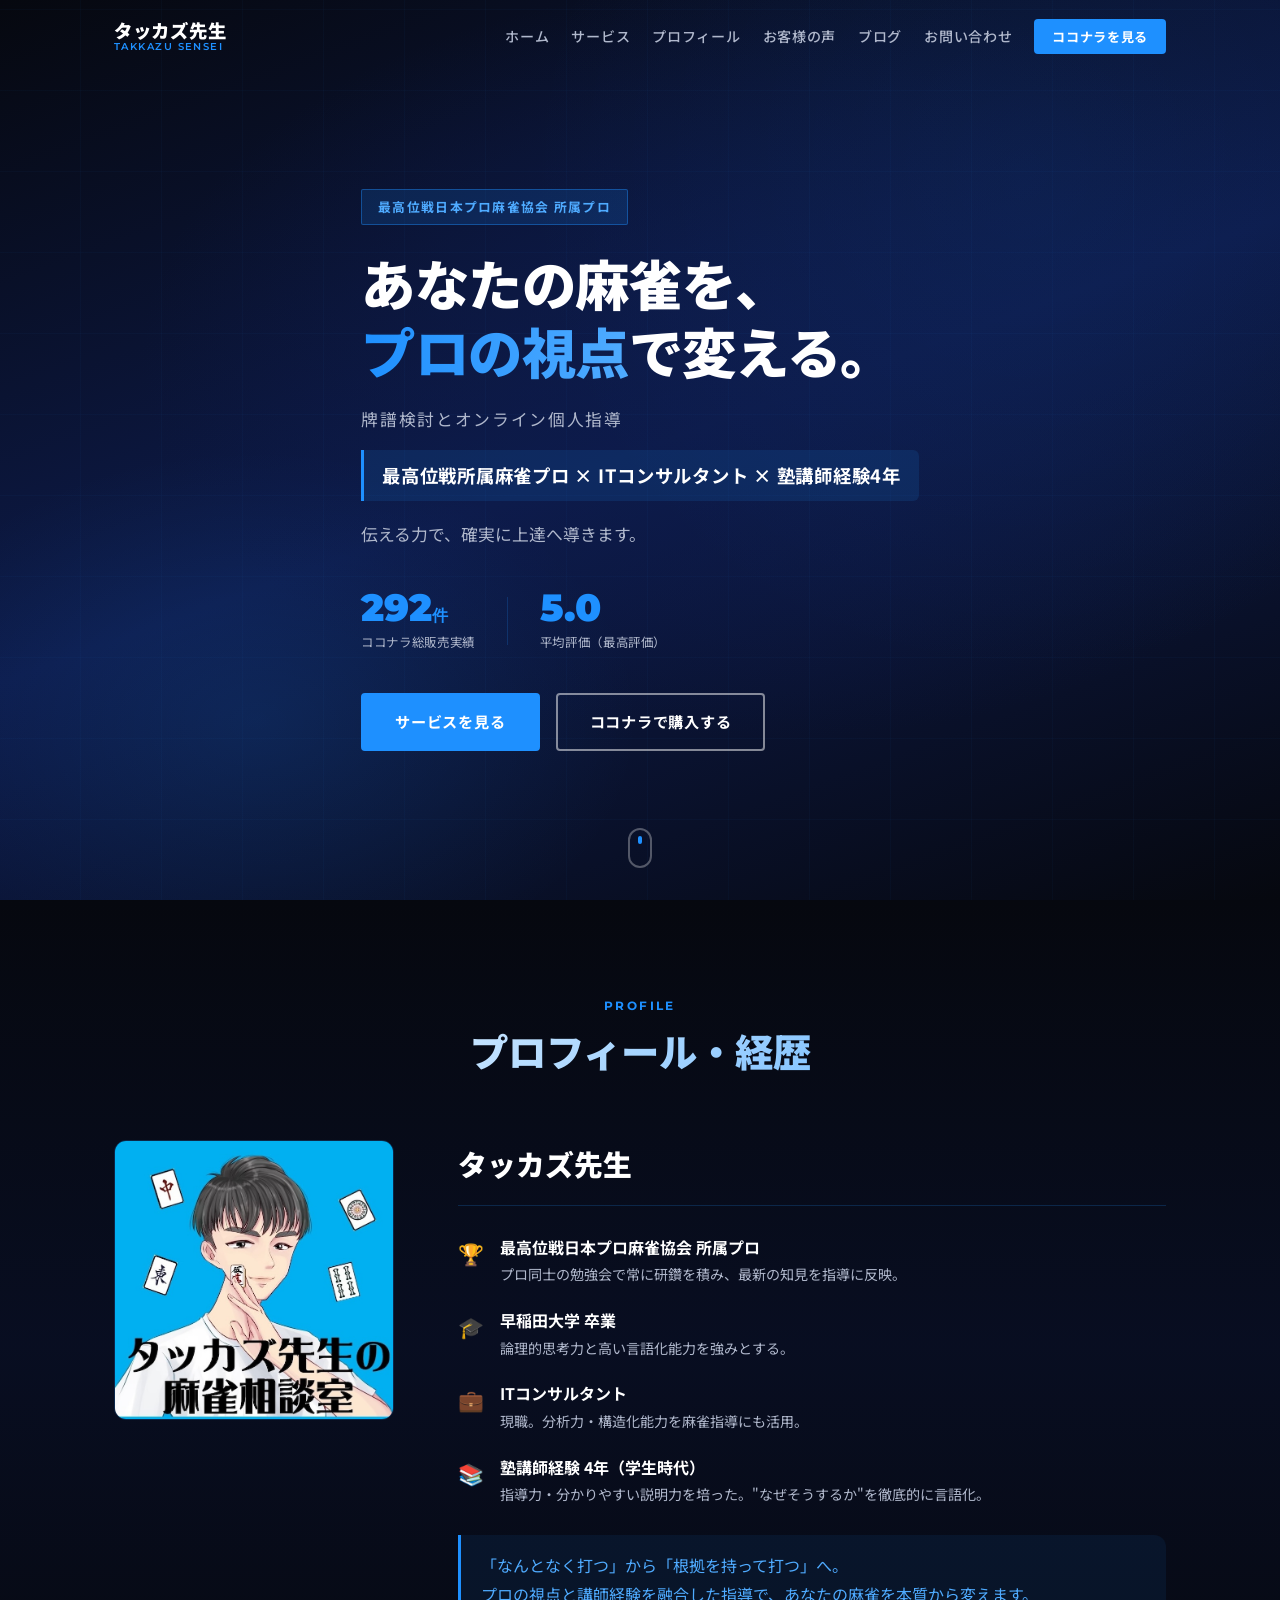
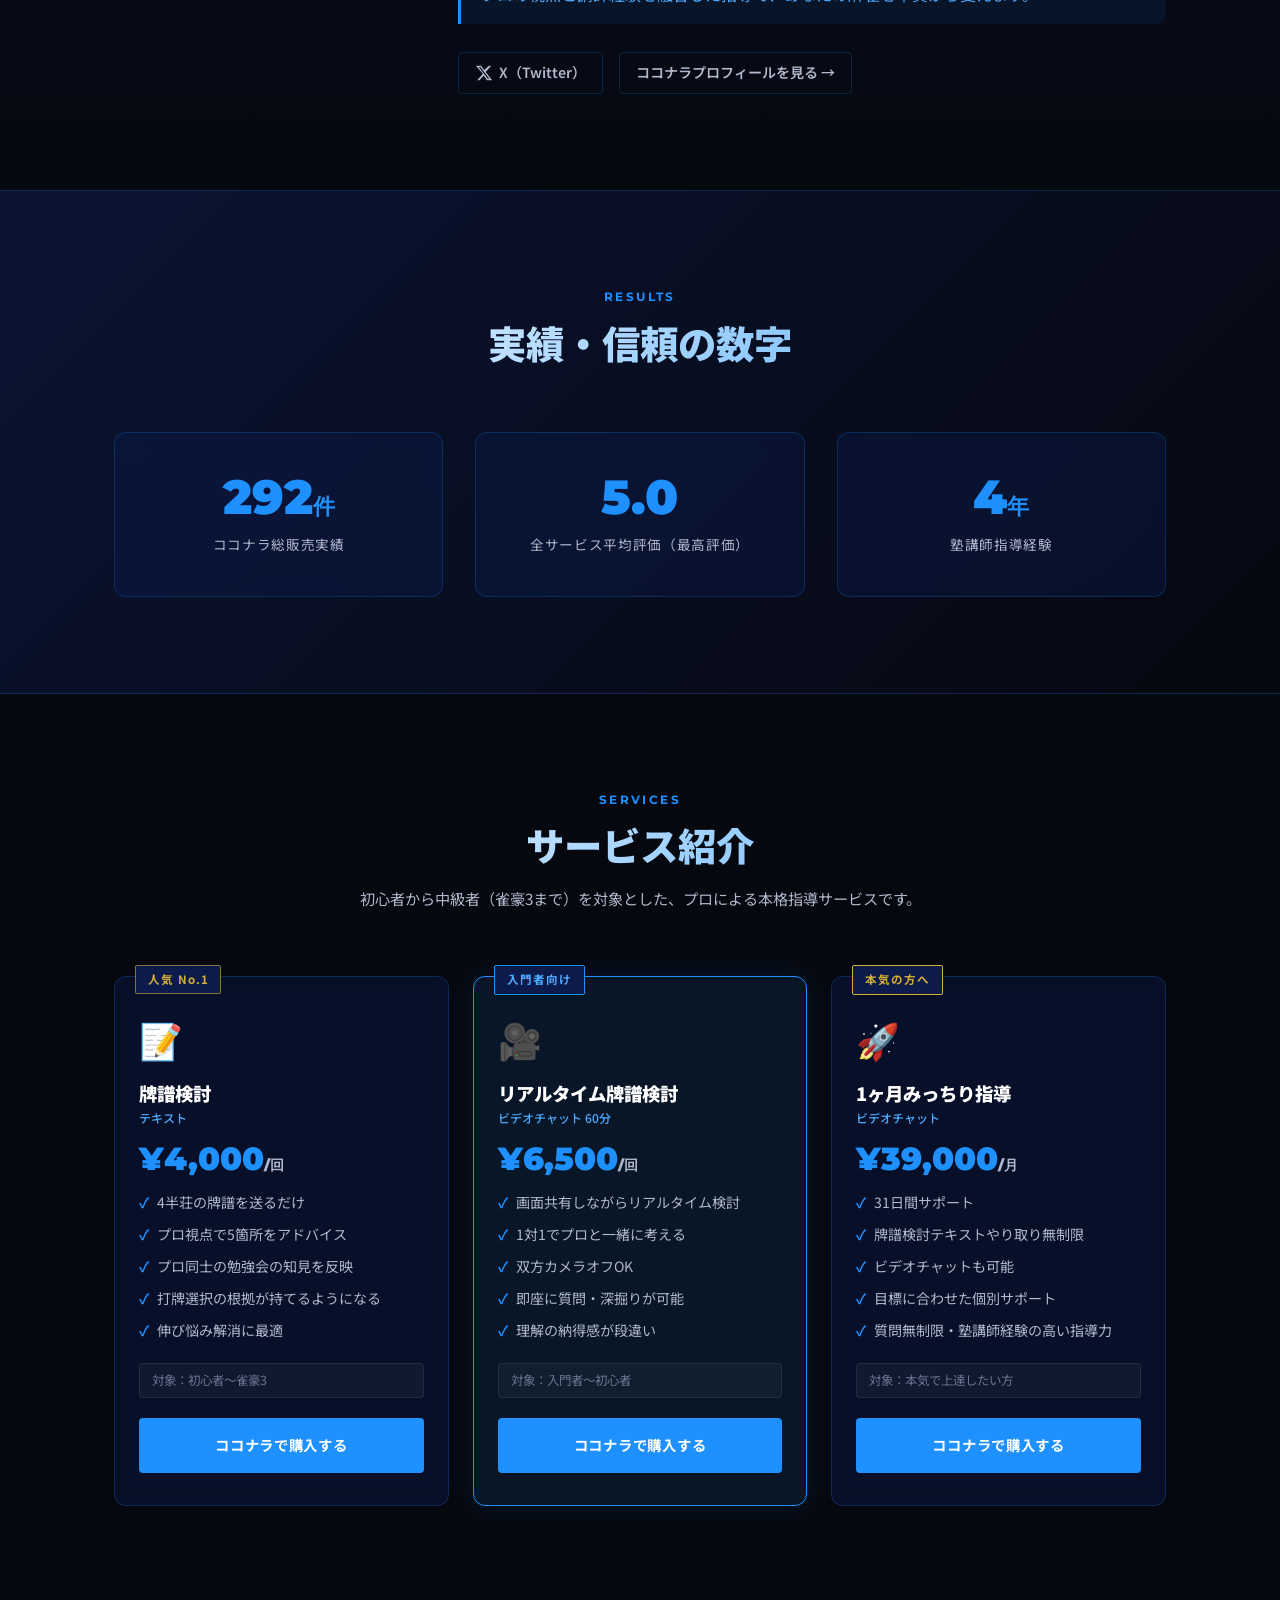
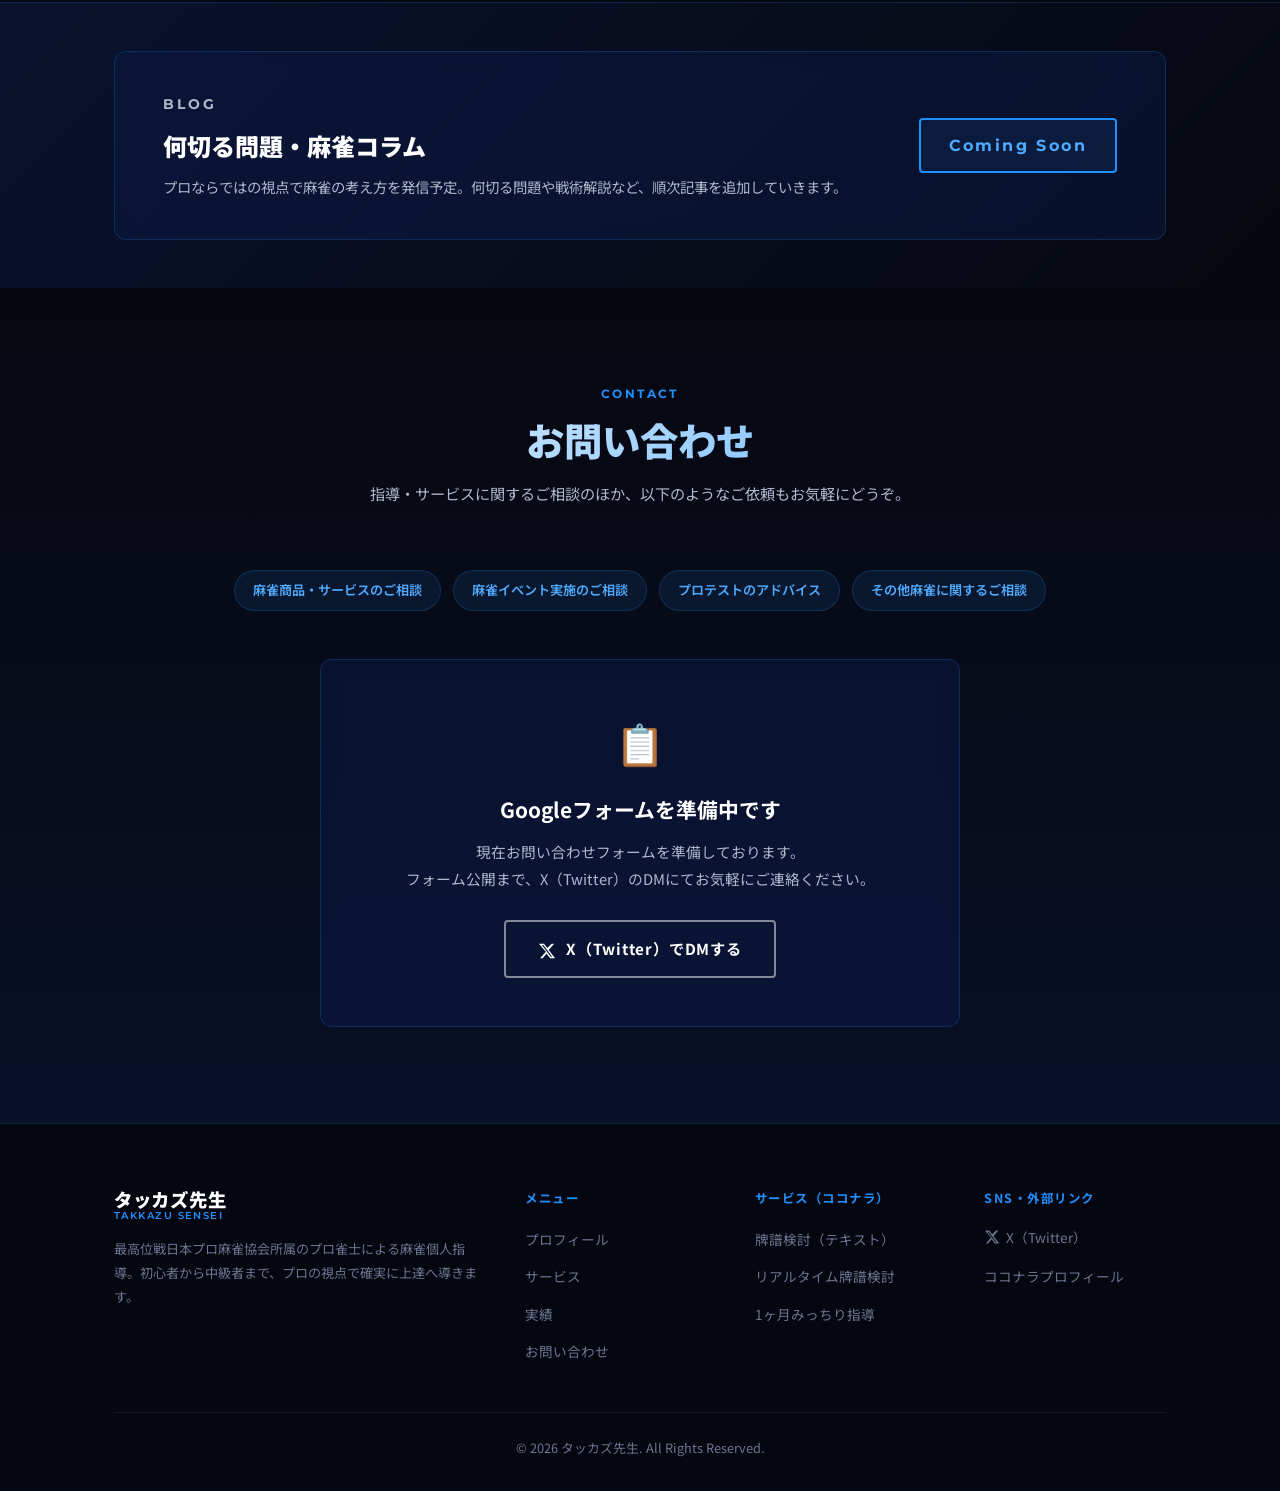
<file: index.html>
<!DOCTYPE html>
<html lang="ja">
<head>
  <meta charset="UTF-8" />
  <meta name="viewport" content="width=device-width, initial-scale=1.0" />
  <title>牌譜検討・麻雀の個人指導｜最高位戦プロ「タッカズ先生」</title>
  <meta name="description" content="最高位戦日本プロ麻雀協会所属のプロ雀士・タッカズ先生による麻雀個人指導。牌譜検討・ビデオチャット指導・みっちり1ヶ月コース。ココナラ総販売280件・平均評価5.0。" />
  <link rel="stylesheet" href="style.css" />
  <link rel="preconnect" href="https://fonts.googleapis.com" />
  <link href="https://fonts.googleapis.com/css2?family=Noto+Sans+JP:wght@300;400;500;700;900&family=Montserrat:wght@400;600;700;900&display=swap" rel="stylesheet" />
  <link rel="canonical" href="https://uesugik1022.github.io/my-website/" />
  <meta property="og:type" content="website" />
  <meta property="og:url" content="https://uesugik1022.github.io/my-website/" />
  <meta property="og:site_name" content="タッカズ先生｜最高位戦プロ麻雀講師" />
  <meta property="og:title" content="タッカズ先生 | 最高位戦プロ麻雀講師" />
  <meta property="og:description" content="最高位戦日本プロ麻雀協会所属のプロ雀士による麻雀個人指導。牌譜検討・リアルタイム添削・1ヶ月みっちり指導。初心者から雀豪3まで。" />
  <meta property="og:image" content="https://uesugik1022.github.io/my-website/profile.jpg" />
  <meta property="og:locale" content="ja_JP" />
  <meta name="twitter:card" content="summary_large_image" />
  <meta name="twitter:site" content="@takkazu_mazyan" />
  <script type="application/ld+json">
  {
    "@context": "https://schema.org",
    "@type": "Person",
    "name": "タッカズ先生",
    "url": "https://uesugik1022.github.io/my-website/",
    "jobTitle": "麻雀プロ・麻雀講師",
    "alumniOf": {
      "@type": "CollegeOrUniversity",
      "name": "早稲田大学"
    },
    "sameAs": [
      "https://twitter.com/takkazu_mazyan",
      "https://coconala.com/users/3330352"
    ],
    "makesOffer": [
      {
        "@type": "Offer",
        "name": "牌譜検討（テキスト）",
        "price": "4000",
        "priceCurrency": "JPY",
        "url": "https://coconala.com/services/2770856"
      },
      {
        "@type": "Offer",
        "name": "リアルタイム牌譜検討（ビデオチャット60分）",
        "price": "6500",
        "priceCurrency": "JPY",
        "url": "https://coconala.com/services/2635453"
      },
      {
        "@type": "Offer",
        "name": "1ヶ月みっちり指導",
        "price": "39000",
        "priceCurrency": "JPY",
        "url": "https://coconala.com/services/2705529"
      }
    ]
  }
  </script>
</head>
<body>

  <!-- HEADER -->
  <header id="header">
    <div class="header-inner container">
      <a href="index.html" class="logo">
        <span class="logo-main">タッカズ先生</span>
        <span class="logo-sub">TAKKAZU SENSEI</span>
      </a>
      <button class="nav-toggle" id="navToggle" aria-label="メニュー">
        <span></span><span></span><span></span>
      </button>
      <nav class="nav" id="nav">
        <ul>
          <li><a href="./">ホーム</a></li>
          <li><a href="services/">サービス</a></li>
          <li><a href="profile/">プロフィール</a></li>
          <li><a href="voice/">お客様の声</a></li>
          <li><a href="blog.html">ブログ</a></li>
          <li><a href="#contact">お問い合わせ</a></li>
          <li><a href="https://coconala.com/users/3330352" target="_blank" rel="noopener" class="btn-nav">ココナラを見る</a></li>
        </ul>
      </nav>
    </div>
  </header>

  <!-- HERO -->
  <section id="hero">
    <div class="hero-bg"></div>
    <div class="hero-content container">
      <p class="hero-badge">最高位戦日本プロ麻雀協会 所属プロ</p>
      <h1 class="hero-title">
        あなたの麻雀を、<br />
        <span class="accent">プロの視点</span>で変える。
      </h1>
      <p class="hero-subtitle">牌譜検討とオンライン個人指導</p>
      <p class="hero-catchcopy">最高位戦所属麻雀プロ × ITコンサルタント × 塾講師経験4年</p>
      <p class="hero-desc">伝える力で、確実に上達へ導きます。</p>
      <div class="hero-stats">
        <div class="stat">
          <span class="stat-num">292<small>件</small></span>
          <span class="stat-label">ココナラ総販売実績</span>
        </div>
        <div class="stat-divider"></div>
        <div class="stat">
          <span class="stat-num">5.0</span>
          <span class="stat-label">平均評価（最高評価）</span>
        </div>
      </div>
      <div class="hero-actions">
        <a href="#services" class="btn btn-primary">サービスを見る</a>
        <a href="https://coconala.com/users/3330352" target="_blank" rel="noopener" class="btn btn-outline">ココナラで購入する</a>
      </div>
    </div>
    <div class="hero-scroll">
      <span></span>
    </div>
  </section>

  <!-- ABOUT -->
  <section id="about">
    <div class="container">
      <div class="section-header">
        <p class="section-label">PROFILE</p>
        <h2 class="section-title">プロフィール・経歴</h2>
      </div>
      <div class="about-grid">
        <div class="about-image">
          <img src="profile.jpg" alt="タッカズ先生" class="about-photo" />
        </div>
        <div class="about-text">
          <h3 class="about-name">タッカズ先生</h3>
          <ul class="career-list">
            <li>
              <span class="career-icon">🏆</span>
              <div>
                <strong>最高位戦日本プロ麻雀協会 所属プロ</strong>
                <p>プロ同士の勉強会で常に研鑽を積み、最新の知見を指導に反映。</p>
              </div>
            </li>
            <li>
              <span class="career-icon">🎓</span>
              <div>
                <strong>早稲田大学 卒業</strong>
                <p>論理的思考力と高い言語化能力を強みとする。</p>
              </div>
            </li>
            <li>
              <span class="career-icon">💼</span>
              <div>
                <strong>ITコンサルタント</strong>
                <p>現職。分析力・構造化能力を麻雀指導にも活用。</p>
              </div>
            </li>
            <li>
              <span class="career-icon">📚</span>
              <div>
                <strong>塾講師経験 4年（学生時代）</strong>
                <p>指導力・分かりやすい説明力を培った。"なぜそうするか"を徹底的に言語化。</p>
              </div>
            </li>
          </ul>
          <p class="about-message">
            「なんとなく打つ」から「根拠を持って打つ」へ。<br />
            プロの視点と講師経験を融合した指導で、あなたの麻雀を本質から変えます。
          </p>
          <div class="about-links">
            <a href="https://twitter.com/takkazu_mazyan" target="_blank" rel="noopener" class="link-sns">
              <svg viewBox="0 0 24 24" width="18" height="18" fill="currentColor"><path d="M18.244 2.25h3.308l-7.227 8.26 8.502 11.24H16.17l-4.714-6.231-5.401 6.231H2.744l7.73-8.835L1.254 2.25H8.08l4.259 5.63L18.244 2.25zm-1.161 17.52h1.833L7.084 4.126H5.117z"/></svg>
              X（Twitter）
            </a>
            <a href="https://coconala.com/users/3330352" target="_blank" rel="noopener" class="link-coconala">
              ココナラプロフィールを見る →
            </a>
          </div>
        </div>
      </div>
    </div>
  </section>

  <!-- RESULTS -->
  <section id="results">
    <div class="container">
      <div class="section-header">
        <p class="section-label">RESULTS</p>
        <h2 class="section-title">実績・信頼の数字</h2>
      </div>
      <div class="results-grid">
        <div class="result-card">
          <span class="result-num">292<small>件</small></span>
          <span class="result-label">ココナラ総販売実績</span>
        </div>
        <div class="result-card">
          <span class="result-num">5.0</span>
          <span class="result-label">全サービス平均評価（最高評価）</span>
        </div>
        <div class="result-card">
          <span class="result-num">4<small>年</small></span>
          <span class="result-label">塾講師指導経験</span>
        </div>
      </div>
    </div>
  </section>

  <!-- SERVICES -->
  <section id="services">
    <div class="container">
      <div class="section-header">
        <p class="section-label">SERVICES</p>
        <h2 class="section-title">サービス紹介</h2>
        <p class="section-desc">初心者から中級者（雀豪3まで）を対象とした、プロによる本格指導サービスです。</p>
      </div>
      <div class="services-grid">

        <!-- Service 1 -->
        <div class="service-card">
          <div class="service-badge">人気 No.1</div>
          <div class="service-icon">📝</div>
          <h3 class="service-name">牌譜検討<span class="service-type">テキスト</span></h3>
          <div class="service-price">¥4,000<small>/回</small></div>
          <ul class="service-features">
            <li>4半荘の牌譜を送るだけ</li>
            <li>プロ視点で5箇所をアドバイス</li>
            <li>プロ同士の勉強会の知見を反映</li>
            <li>打牌選択の根拠が持てるようになる</li>
            <li>伸び悩み解消に最適</li>
          </ul>
          <div class="service-target">対象：初心者〜雀豪3</div>
          <a href="https://coconala.com/services/2770856" target="_blank" rel="noopener" class="btn btn-service">ココナラで購入する</a>
        </div>

        <!-- Service 2 -->
        <div class="service-card service-card--featured">
          <div class="service-badge service-badge--blue">入門者向け</div>
          <div class="service-icon">🎥</div>
          <h3 class="service-name">リアルタイム牌譜検討<span class="service-type">ビデオチャット 60分</span></h3>
          <div class="service-price">¥6,500<small>/回</small></div>
          <ul class="service-features">
            <li>画面共有しながらリアルタイム検討</li>
            <li>1対1でプロと一緒に考える</li>
            <li>双方カメラオフOK</li>
            <li>即座に質問・深掘りが可能</li>
            <li>理解の納得感が段違い</li>
          </ul>
          <div class="service-target">対象：入門者〜初心者</div>
          <a href="https://coconala.com/services/2635453" target="_blank" rel="noopener" class="btn btn-service">ココナラで購入する</a>
        </div>

        <!-- Service 3 -->
        <div class="service-card">
          <div class="service-badge service-badge--gold">本気の方へ</div>
          <div class="service-icon">🚀</div>
          <h3 class="service-name">1ヶ月みっちり指導<span class="service-type">ビデオチャット</span></h3>
          <div class="service-price">¥39,000<small>/月</small></div>
          <ul class="service-features">
            <li>31日間サポート</li>
            <li>牌譜検討テキストやり取り無制限</li>
            <li>ビデオチャットも可能</li>
            <li>目標に合わせた個別サポート</li>
            <li>質問無制限・塾講師経験の高い指導力</li>
          </ul>
          <div class="service-target">対象：本気で上達したい方</div>
          <a href="https://coconala.com/services/2705529" target="_blank" rel="noopener" class="btn btn-service">ココナラで購入する</a>
        </div>

      </div>
    </div>
  </section>

  <!-- BLOG COMING SOON -->
  <section id="blog-link">
    <div class="container">
      <div class="blog-banner">
        <div class="blog-banner-text">
          <p class="section-label">BLOG</p>
          <h2>何切る問題・麻雀コラム</h2>
          <p>プロならではの視点で麻雀の考え方を発信予定。何切る問題や戦術解説など、順次記事を追加していきます。</p>
        </div>
        <div class="coming-soon-badge">Coming Soon</div>
      </div>
    </div>
  </section>

  <!-- CONTACT -->
  <section id="contact">
    <div class="container">
      <div class="section-header">
        <p class="section-label">CONTACT</p>
        <h2 class="section-title">お問い合わせ</h2>
        <p class="section-desc">指導・サービスに関するご相談のほか、以下のようなご依頼もお気軽にどうぞ。</p>
      </div>
      <div class="contact-topics">
        <span>麻雀商品・サービスのご相談</span>
        <span>麻雀イベント実施のご相談</span>
        <span>プロテストのアドバイス</span>
        <span>その他麻雀に関するご相談</span>
      </div>
      <div class="contact-form-area">
        <div class="contact-notice">
          <div class="notice-icon">📋</div>
          <h3>Googleフォームを準備中です</h3>
          <p>現在お問い合わせフォームを準備しております。<br />
          フォーム公開まで、X（Twitter）のDMにてお気軽にご連絡ください。</p>
          <a href="https://twitter.com/takkazu_mazyan" target="_blank" rel="noopener" class="btn btn-outline">
            <svg viewBox="0 0 24 24" width="18" height="18" fill="currentColor" style="margin-right:6px;vertical-align:middle"><path d="M18.244 2.25h3.308l-7.227 8.26 8.502 11.24H16.17l-4.714-6.231-5.401 6.231H2.744l7.73-8.835L1.254 2.25H8.08l4.259 5.63L18.244 2.25zm-1.161 17.52h1.833L7.084 4.126H5.117z"/></svg>
            X（Twitter）でDMする
          </a>
          <!-- Google フォーム埋め込み用プレースホルダー -->
          <!-- <iframe src="YOUR_GOOGLE_FORM_EMBED_URL" width="100%" height="600" frameborder="0">読み込んでいます…</iframe> -->
        </div>
      </div>
    </div>
  </section>

  <!-- FOOTER -->
  <footer id="footer">
    <div class="container">
      <div class="footer-grid">
        <div class="footer-brand">
          <a href="index.html" class="logo">
            <span class="logo-main">タッカズ先生</span>
            <span class="logo-sub">TAKKAZU SENSEI</span>
          </a>
          <p class="footer-desc">最高位戦日本プロ麻雀協会所属のプロ雀士による麻雀個人指導。初心者から中級者まで、プロの視点で確実に上達へ導きます。</p>
        </div>
        <div class="footer-nav">
          <h4>メニュー</h4>
          <ul>
            <li><a href="#about">プロフィール</a></li>
            <li><a href="#services">サービス</a></li>
            <li><a href="#results">実績</a></li>
            <li><a href="#contact">お問い合わせ</a></li>
          </ul>
        </div>
        <div class="footer-nav">
          <h4>サービス（ココナラ）</h4>
          <ul>
            <li><a href="https://coconala.com/services/2770856" target="_blank" rel="noopener">牌譜検討（テキスト）</a></li>
            <li><a href="https://coconala.com/services/2635453" target="_blank" rel="noopener">リアルタイム牌譜検討</a></li>
            <li><a href="https://coconala.com/services/2705529" target="_blank" rel="noopener">1ヶ月みっちり指導</a></li>
          </ul>
        </div>
        <div class="footer-social">
          <h4>SNS・外部リンク</h4>
          <ul>
            <li>
              <a href="https://twitter.com/takkazu_mazyan" target="_blank" rel="noopener">
                <svg viewBox="0 0 24 24" width="16" height="16" fill="currentColor"><path d="M18.244 2.25h3.308l-7.227 8.26 8.502 11.24H16.17l-4.714-6.231-5.401 6.231H2.744l7.73-8.835L1.254 2.25H8.08l4.259 5.63L18.244 2.25zm-1.161 17.52h1.833L7.084 4.126H5.117z"/></svg>
                X（Twitter）
              </a>
            </li>
            <li><a href="https://coconala.com/users/3330352" target="_blank" rel="noopener">ココナラプロフィール</a></li>
          </ul>
        </div>
      </div>
      <div class="footer-bottom">
        <p>&copy; 2026 タッカズ先生. All Rights Reserved.</p>
      </div>
    </div>
  </footer>

  <script src="script.js"></script>
</body>
</html>
</file>
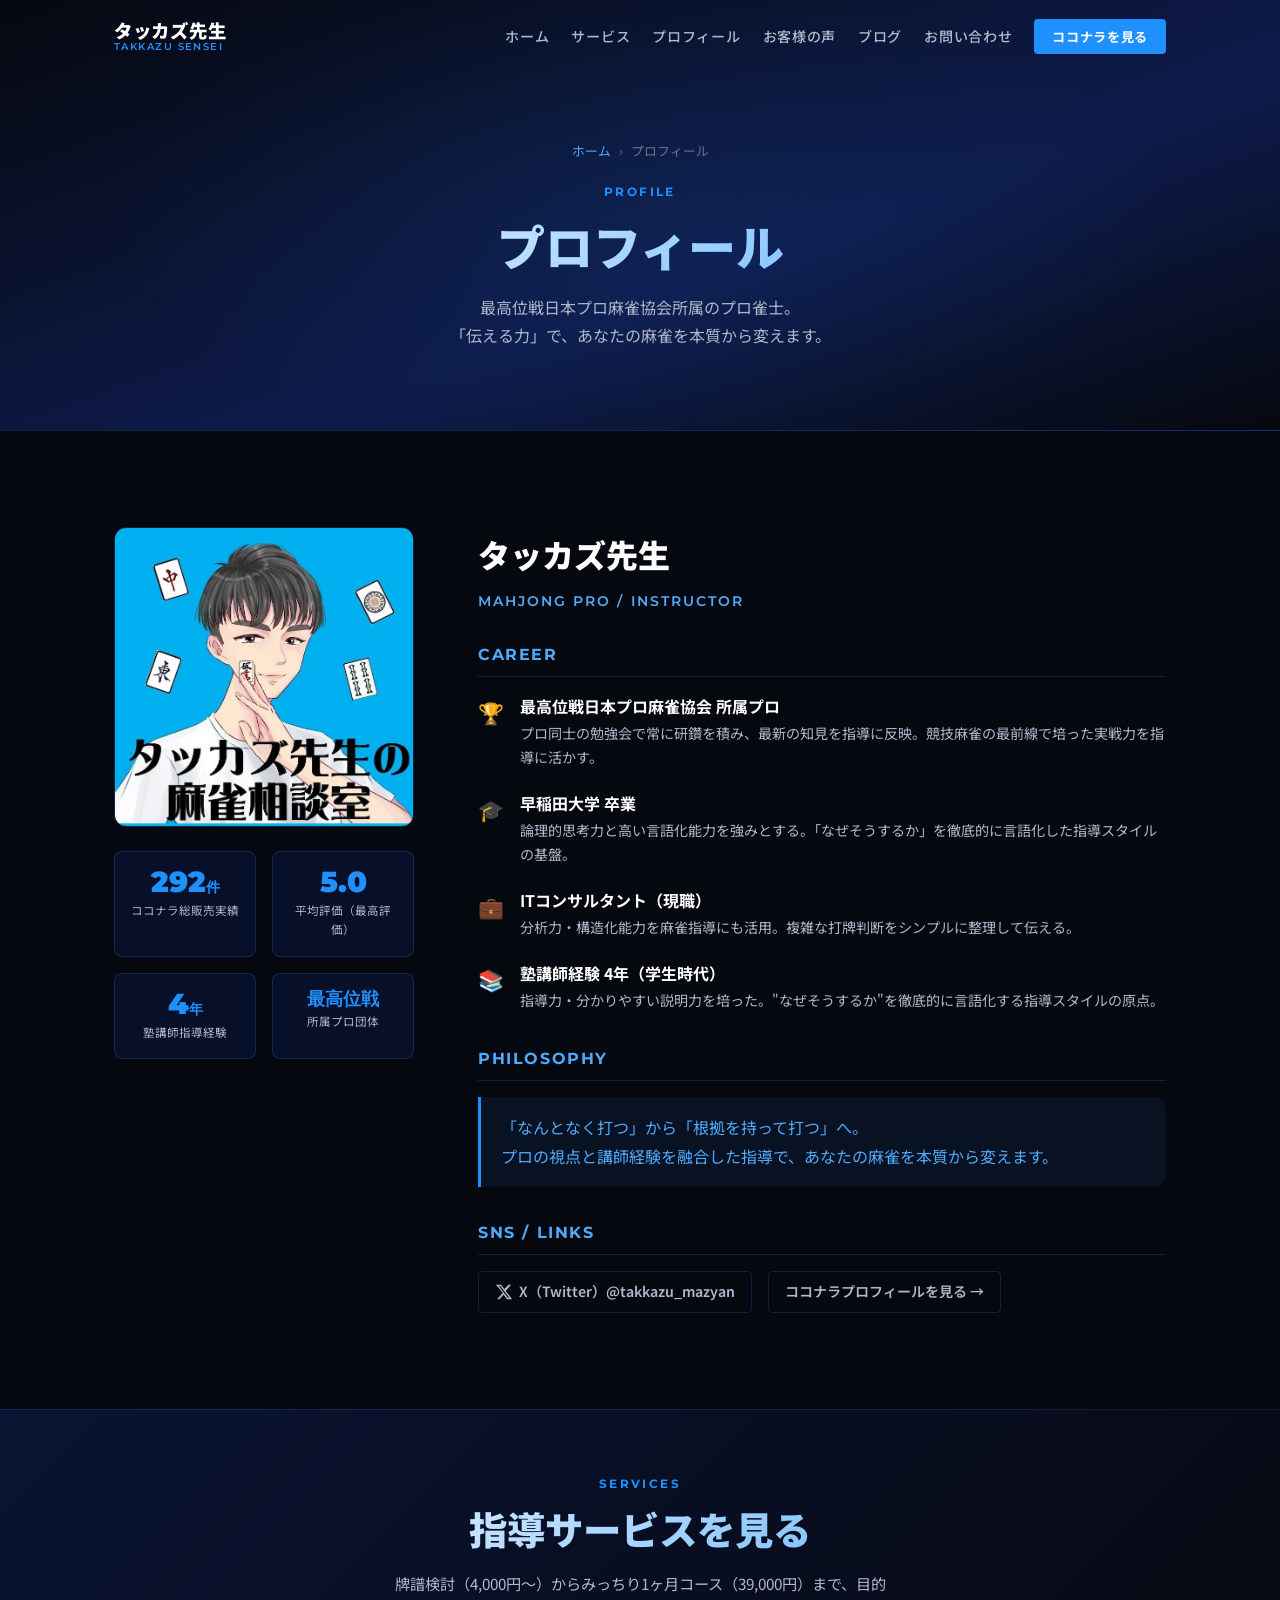
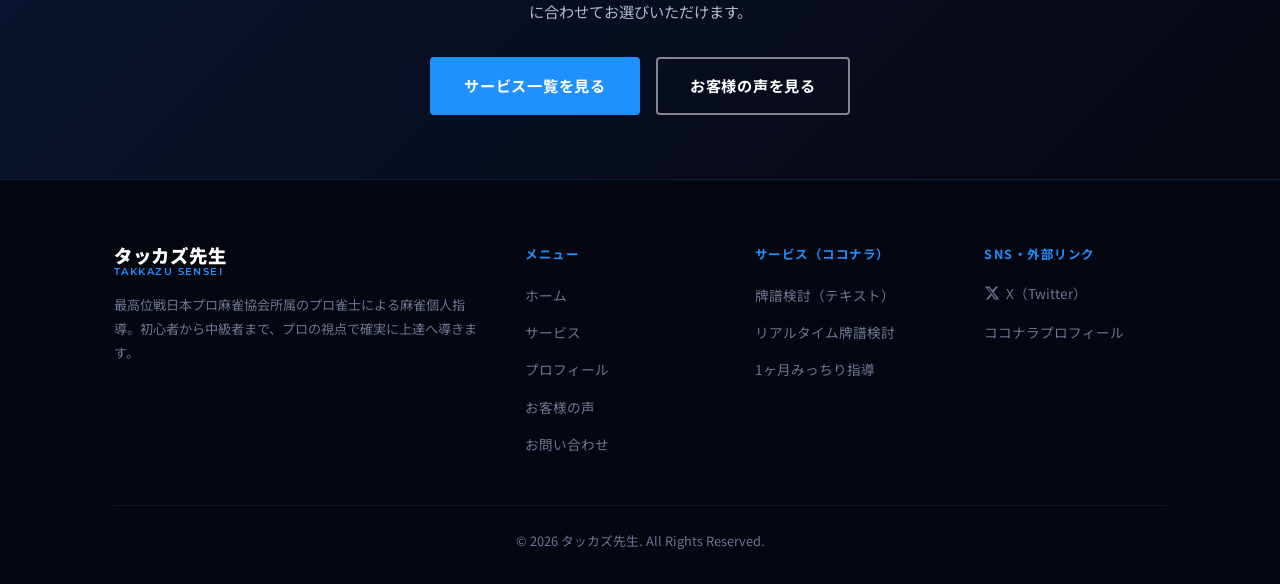
<file: profile/index.html>
<!DOCTYPE html>
<html lang="ja">
<head>
  <meta charset="UTF-8" />
  <meta name="viewport" content="width=device-width, initial-scale=1.0" />
  <title>プロフィール｜最高位戦プロ麻雀講師「タッカズ先生」</title>
  <meta name="description" content="最高位戦日本プロ麻雀協会所属・早稲田大学卒・塾講師経験4年のプロ雀士タッカズ先生のプロフィール。ココナラ292件・評価5.0の実績。" />
  <link rel="canonical" href="https://uesugik1022.github.io/my-website/profile/" />
  <link rel="stylesheet" href="../style.css" />
  <link rel="stylesheet" href="../pages.css" />
  <link rel="preconnect" href="https://fonts.googleapis.com" />
  <link href="https://fonts.googleapis.com/css2?family=Noto+Sans+JP:wght@300;400;500;700;900&family=Montserrat:wght@400;600;700;900&display=swap" rel="stylesheet" />
</head>
<body>

  <!-- HEADER -->
  <header id="header">
    <div class="header-inner container">
      <a href="../" class="logo">
        <span class="logo-main">タッカズ先生</span>
        <span class="logo-sub">TAKKAZU SENSEI</span>
      </a>
      <button class="nav-toggle" id="navToggle" aria-label="メニュー">
        <span></span><span></span><span></span>
      </button>
      <nav class="nav" id="nav">
        <ul>
          <li><a href="../">ホーム</a></li>
          <li><a href="../services/">サービス</a></li>
          <li><a href="./">プロフィール</a></li>
          <li><a href="../voice/">お客様の声</a></li>
          <li><a href="../blog.html">ブログ</a></li>
          <li><a href="../#contact">お問い合わせ</a></li>
          <li><a href="https://coconala.com/users/3330352" target="_blank" rel="noopener" class="btn-nav">ココナラを見る</a></li>
        </ul>
      </nav>
    </div>
  </header>

  <!-- PAGE HEADER -->
  <section class="page-header">
    <div class="container page-header-content">
      <div class="breadcrumb">
        <a href="../">ホーム</a>
        <span class="breadcrumb-sep">›</span>
        <span>プロフィール</span>
      </div>
      <p class="page-label">PROFILE</p>
      <h1 class="page-title">プロフィール</h1>
      <p class="page-desc">最高位戦日本プロ麻雀協会所属のプロ雀士。<br />「伝える力」で、あなたの麻雀を本質から変えます。</p>
    </div>
  </section>

  <!-- PROFILE MAIN -->
  <section id="profile-main">
    <div class="container">
      <div class="profile-grid">

        <!-- LEFT: photo + stats -->
        <div>
          <img src="../profile.jpg" alt="タッカズ先生" class="profile-photo" />
          <div class="profile-stats">
            <div class="profile-stat">
              <div class="profile-stat-num">292<small>件</small></div>
              <div class="profile-stat-label">ココナラ総販売実績</div>
            </div>
            <div class="profile-stat">
              <div class="profile-stat-num">5.0</div>
              <div class="profile-stat-label">平均評価（最高評価）</div>
            </div>
            <div class="profile-stat">
              <div class="profile-stat-num">4<small>年</small></div>
              <div class="profile-stat-label">塾講師指導経験</div>
            </div>
            <div class="profile-stat">
              <div class="profile-stat-num" style="font-size:1.1rem;">最高位戦</div>
              <div class="profile-stat-label">所属プロ団体</div>
            </div>
          </div>
        </div>

        <!-- RIGHT: bio -->
        <div>
          <h2 class="profile-name">タッカズ先生</h2>
          <p class="profile-title-en">MAHJONG PRO / INSTRUCTOR</p>

          <p class="profile-section-title">CAREER</p>
          <ul class="career-list" style="margin-bottom:32px;">
            <li>
              <span class="career-icon">🏆</span>
              <div>
                <strong>最高位戦日本プロ麻雀協会 所属プロ</strong>
                <p>プロ同士の勉強会で常に研鑽を積み、最新の知見を指導に反映。競技麻雀の最前線で培った実戦力を指導に活かす。</p>
              </div>
            </li>
            <li>
              <span class="career-icon">🎓</span>
              <div>
                <strong>早稲田大学 卒業</strong>
                <p>論理的思考力と高い言語化能力を強みとする。「なぜそうするか」を徹底的に言語化した指導スタイルの基盤。</p>
              </div>
            </li>
            <li>
              <span class="career-icon">💼</span>
              <div>
                <strong>ITコンサルタント（現職）</strong>
                <p>分析力・構造化能力を麻雀指導にも活用。複雑な打牌判断をシンプルに整理して伝える。</p>
              </div>
            </li>
            <li>
              <span class="career-icon">📚</span>
              <div>
                <strong>塾講師経験 4年（学生時代）</strong>
                <p>指導力・分かりやすい説明力を培った。"なぜそうするか"を徹底的に言語化する指導スタイルの原点。</p>
              </div>
            </li>
          </ul>

          <p class="profile-section-title">PHILOSOPHY</p>
          <p class="about-message" style="margin-bottom:32px;">
            「なんとなく打つ」から「根拠を持って打つ」へ。<br />
            プロの視点と講師経験を融合した指導で、あなたの麻雀を本質から変えます。
          </p>

          <p class="profile-section-title">SNS / LINKS</p>
          <div class="about-links">
            <a href="https://twitter.com/takkazu_mazyan" target="_blank" rel="noopener" class="link-sns">
              <svg viewBox="0 0 24 24" width="18" height="18" fill="currentColor"><path d="M18.244 2.25h3.308l-7.227 8.26 8.502 11.24H16.17l-4.714-6.231-5.401 6.231H2.744l7.73-8.835L1.254 2.25H8.08l4.259 5.63L18.244 2.25zm-1.161 17.52h1.833L7.084 4.126H5.117z"/></svg>
              X（Twitter）@takkazu_mazyan
            </a>
            <a href="https://coconala.com/users/3330352" target="_blank" rel="noopener" class="link-coconala">
              ココナラプロフィールを見る →
            </a>
          </div>
        </div>

      </div>
    </div>
  </section>

  <!-- CTA -->
  <section style="padding:64px 0; background:linear-gradient(135deg,rgba(13,27,75,.6),#06080F); border-top:1px solid rgba(30,144,255,.2); text-align:center;">
    <div class="container">
      <p class="section-label">SERVICES</p>
      <h2 class="section-title" style="margin-bottom:16px;">指導サービスを見る</h2>
      <p style="color:#B0B8CC;font-size:.95rem;max-width:500px;margin:0 auto 32px;line-height:1.8;">牌譜検討（4,000円〜）からみっちり1ヶ月コース（39,000円）まで、目的に合わせてお選びいただけます。</p>
      <div style="display:flex;gap:16px;justify-content:center;flex-wrap:wrap;">
        <a href="../services/" class="btn btn-primary">サービス一覧を見る</a>
        <a href="../voice/" class="btn btn-outline">お客様の声を見る</a>
      </div>
    </div>
  </section>

  <!-- FOOTER -->
  <footer id="footer">
    <div class="container">
      <div class="footer-grid">
        <div class="footer-brand">
          <a href="../" class="logo">
            <span class="logo-main">タッカズ先生</span>
            <span class="logo-sub">TAKKAZU SENSEI</span>
          </a>
          <p class="footer-desc">最高位戦日本プロ麻雀協会所属のプロ雀士による麻雀個人指導。初心者から中級者まで、プロの視点で確実に上達へ導きます。</p>
        </div>
        <div class="footer-nav">
          <h4>メニュー</h4>
          <ul>
            <li><a href="../">ホーム</a></li>
            <li><a href="../services/">サービス</a></li>
            <li><a href="./">プロフィール</a></li>
            <li><a href="../voice/">お客様の声</a></li>
            <li><a href="../#contact">お問い合わせ</a></li>
          </ul>
        </div>
        <div class="footer-nav">
          <h4>サービス（ココナラ）</h4>
          <ul>
            <li><a href="https://coconala.com/services/2770856" target="_blank" rel="noopener">牌譜検討（テキスト）</a></li>
            <li><a href="https://coconala.com/services/2635453" target="_blank" rel="noopener">リアルタイム牌譜検討</a></li>
            <li><a href="https://coconala.com/services/2705529" target="_blank" rel="noopener">1ヶ月みっちり指導</a></li>
          </ul>
        </div>
        <div class="footer-social">
          <h4>SNS・外部リンク</h4>
          <ul>
            <li>
              <a href="https://twitter.com/takkazu_mazyan" target="_blank" rel="noopener">
                <svg viewBox="0 0 24 24" width="16" height="16" fill="currentColor"><path d="M18.244 2.25h3.308l-7.227 8.26 8.502 11.24H16.17l-4.714-6.231-5.401 6.231H2.744l7.73-8.835L1.254 2.25H8.08l4.259 5.63L18.244 2.25zm-1.161 17.52h1.833L7.084 4.126H5.117z"/></svg>
                X（Twitter）
              </a>
            </li>
            <li><a href="https://coconala.com/users/3330352" target="_blank" rel="noopener">ココナラプロフィール</a></li>
          </ul>
        </div>
      </div>
      <div class="footer-bottom">
        <p>&copy; 2026 タッカズ先生. All Rights Reserved.</p>
      </div>
    </div>
  </footer>

  <script src="../script.js"></script>
</body>
</html>
</file>
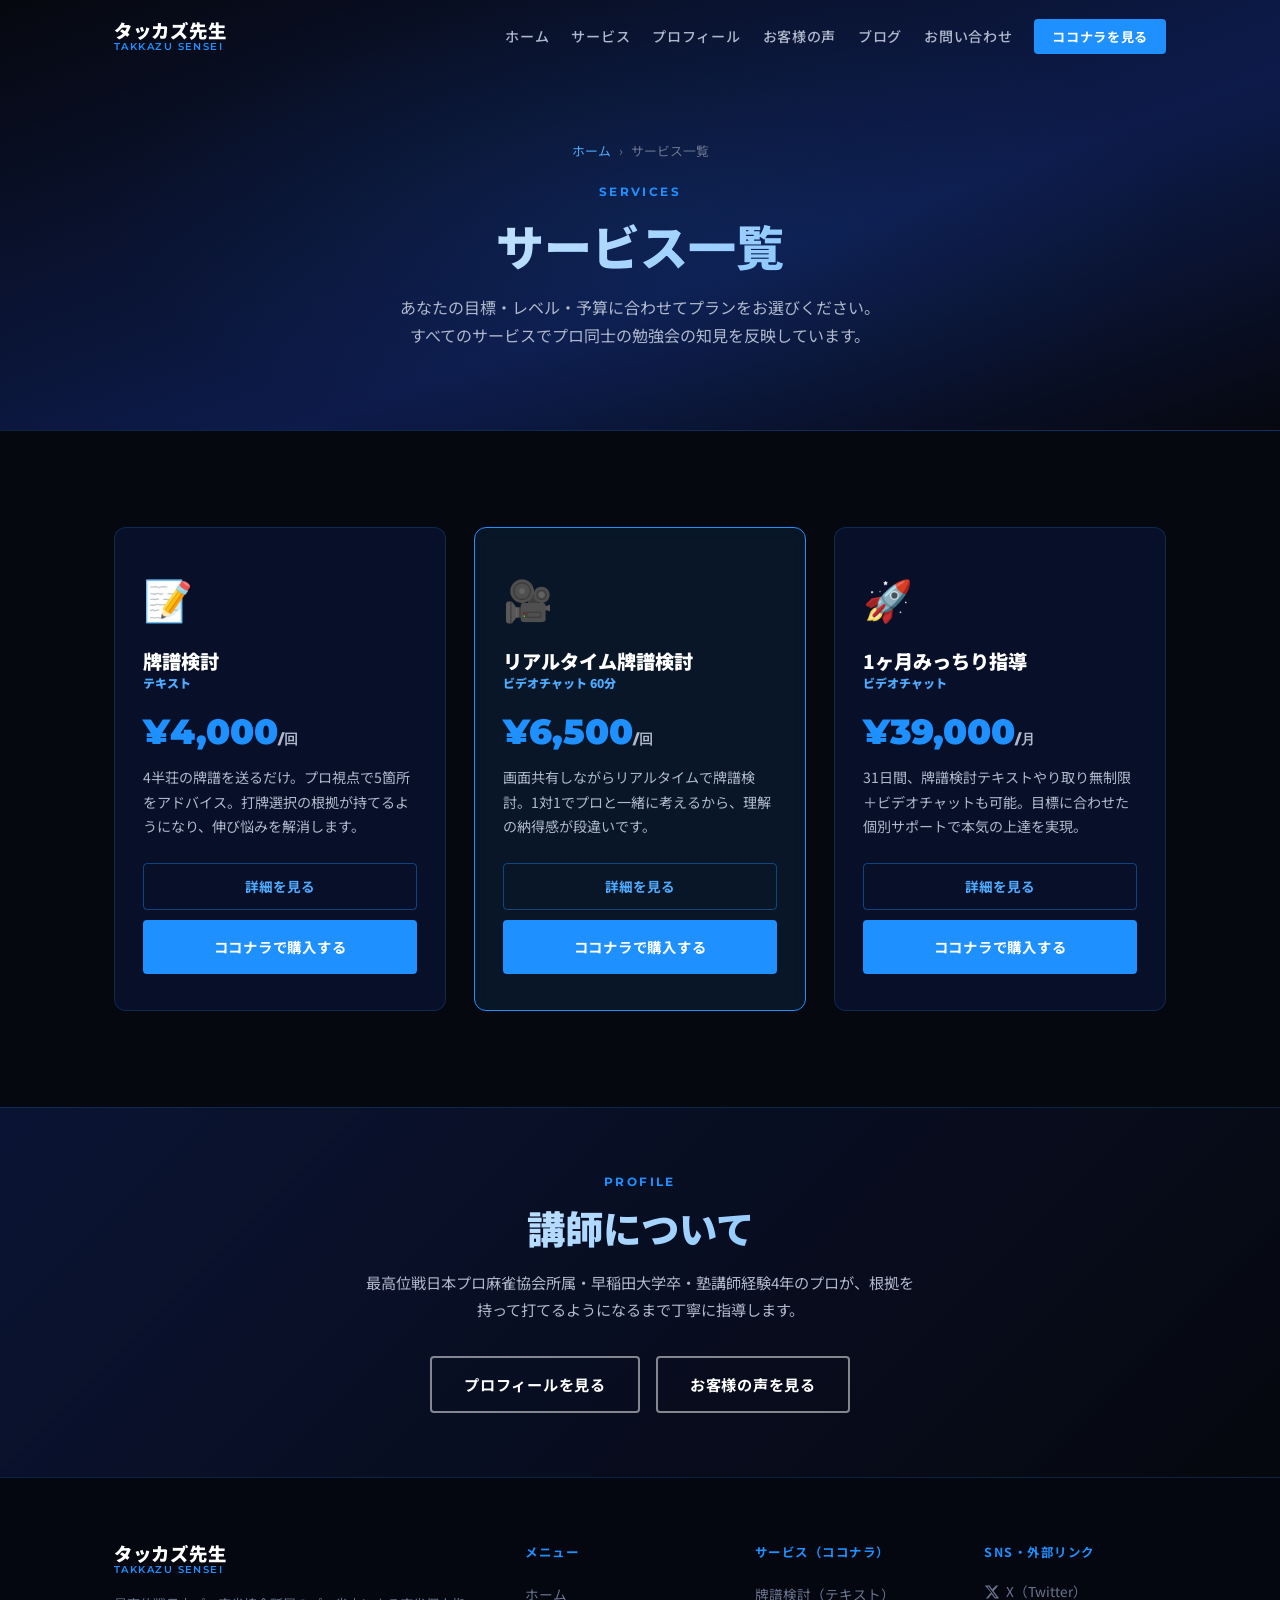
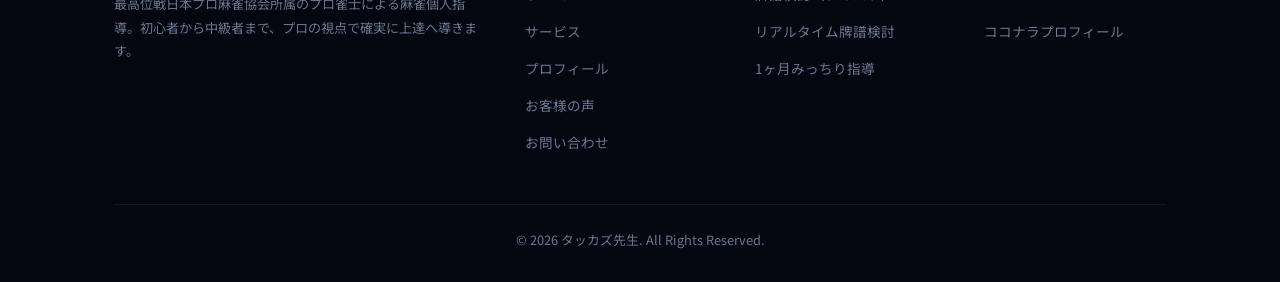
<file: services/index.html>
<!DOCTYPE html>
<html lang="ja">
<head>
  <meta charset="UTF-8" />
  <meta name="viewport" content="width=device-width, initial-scale=1.0" />
  <title>サービス一覧｜牌譜検討・麻雀個人指導「タッカズ先生」</title>
  <meta name="description" content="最高位戦プロ・タッカズ先生の麻雀個人指導サービス一覧。牌譜検討テキスト4,000円・リアルタイム牌譜検討6,500円・1ヶ月みっちり指導39,000円。初心者から雀豪3まで。" />
  <link rel="canonical" href="https://uesugik1022.github.io/my-website/services/" />
  <link rel="stylesheet" href="../style.css" />
  <link rel="stylesheet" href="../pages.css" />
  <link rel="preconnect" href="https://fonts.googleapis.com" />
  <link href="https://fonts.googleapis.com/css2?family=Noto+Sans+JP:wght@300;400;500;700;900&family=Montserrat:wght@400;600;700;900&display=swap" rel="stylesheet" />
</head>
<body>

  <!-- HEADER -->
  <header id="header">
    <div class="header-inner container">
      <a href="../" class="logo">
        <span class="logo-main">タッカズ先生</span>
        <span class="logo-sub">TAKKAZU SENSEI</span>
      </a>
      <button class="nav-toggle" id="navToggle" aria-label="メニュー">
        <span></span><span></span><span></span>
      </button>
      <nav class="nav" id="nav">
        <ul>
          <li><a href="../">ホーム</a></li>
          <li><a href="./">サービス</a></li>
          <li><a href="../profile/">プロフィール</a></li>
          <li><a href="../voice/">お客様の声</a></li>
          <li><a href="../blog.html">ブログ</a></li>
          <li><a href="../#contact">お問い合わせ</a></li>
          <li><a href="https://coconala.com/users/3330352" target="_blank" rel="noopener" class="btn-nav">ココナラを見る</a></li>
        </ul>
      </nav>
    </div>
  </header>

  <!-- PAGE HEADER -->
  <section class="page-header">
    <div class="container page-header-content">
      <div class="breadcrumb">
        <a href="../">ホーム</a>
        <span class="breadcrumb-sep">›</span>
        <span>サービス一覧</span>
      </div>
      <p class="page-label">SERVICES</p>
      <h1 class="page-title">サービス一覧</h1>
      <p class="page-desc">あなたの目標・レベル・予算に合わせてプランをお選びください。<br />すべてのサービスでプロ同士の勉強会の知見を反映しています。</p>
    </div>
  </section>

  <!-- SERVICES LIST -->
  <section id="services-list">
    <div class="container">
      <div class="services-list-grid">

        <!-- Service 1 -->
        <div class="service-list-card">
          <div class="service-list-icon">📝</div>
          <h2 class="service-list-name">牌譜検討<span class="service-list-type">テキスト</span></h2>
          <div class="service-list-price">¥4,000<small>/回</small></div>
          <p class="service-list-desc">
            4半荘の牌譜を送るだけ。プロ視点で5箇所をアドバイス。打牌選択の根拠が持てるようになり、伸び悩みを解消します。
          </p>
          <div class="service-list-links">
            <a href="./haifu-kentou/" class="btn-detail">詳細を見る</a>
            <a href="https://coconala.com/services/2770856" target="_blank" rel="noopener" class="btn btn-service">ココナラで購入する</a>
          </div>
        </div>

        <!-- Service 2 -->
        <div class="service-list-card service-list-card--featured">
          <div class="service-list-icon">🎥</div>
          <h2 class="service-list-name">リアルタイム牌譜検討<span class="service-list-type">ビデオチャット 60分</span></h2>
          <div class="service-list-price">¥6,500<small>/回</small></div>
          <p class="service-list-desc">
            画面共有しながらリアルタイムで牌譜検討。1対1でプロと一緒に考えるから、理解の納得感が段違いです。
          </p>
          <div class="service-list-links">
            <a href="./realtime/" class="btn-detail">詳細を見る</a>
            <a href="https://coconala.com/services/2635453" target="_blank" rel="noopener" class="btn btn-service">ココナラで購入する</a>
          </div>
        </div>

        <!-- Service 3 -->
        <div class="service-list-card">
          <div class="service-list-icon">🚀</div>
          <h2 class="service-list-name">1ヶ月みっちり指導<span class="service-list-type">ビデオチャット</span></h2>
          <div class="service-list-price">¥39,000<small>/月</small></div>
          <p class="service-list-desc">
            31日間、牌譜検討テキストやり取り無制限＋ビデオチャットも可能。目標に合わせた個別サポートで本気の上達を実現。
          </p>
          <div class="service-list-links">
            <a href="./monthly/" class="btn-detail">詳細を見る</a>
            <a href="https://coconala.com/services/2705529" target="_blank" rel="noopener" class="btn btn-service">ココナラで購入する</a>
          </div>
        </div>

      </div>
    </div>
  </section>

  <!-- CTA -->
  <section id="cta" style="padding:64px 0; background: linear-gradient(135deg, rgba(13,27,75,.6) 0%, #06080F 100%); border-top:1px solid rgba(30,144,255,.2);">
    <div class="container" style="text-align:center;">
      <p class="section-label">PROFILE</p>
      <h2 class="section-title" style="margin-bottom:16px;">講師について</h2>
      <p style="color:#B0B8CC; font-size:.95rem; max-width:560px; margin:0 auto 32px; line-height:1.8;">最高位戦日本プロ麻雀協会所属・早稲田大学卒・塾講師経験4年のプロが、根拠を持って打てるようになるまで丁寧に指導します。</p>
      <div style="display:flex; gap:16px; justify-content:center; flex-wrap:wrap;">
        <a href="../profile/" class="btn btn-outline">プロフィールを見る</a>
        <a href="../voice/" class="btn btn-outline">お客様の声を見る</a>
      </div>
    </div>
  </section>

  <!-- FOOTER -->
  <footer id="footer">
    <div class="container">
      <div class="footer-grid">
        <div class="footer-brand">
          <a href="../" class="logo">
            <span class="logo-main">タッカズ先生</span>
            <span class="logo-sub">TAKKAZU SENSEI</span>
          </a>
          <p class="footer-desc">最高位戦日本プロ麻雀協会所属のプロ雀士による麻雀個人指導。初心者から中級者まで、プロの視点で確実に上達へ導きます。</p>
        </div>
        <div class="footer-nav">
          <h4>メニュー</h4>
          <ul>
            <li><a href="../">ホーム</a></li>
            <li><a href="./">サービス</a></li>
            <li><a href="../profile/">プロフィール</a></li>
            <li><a href="../voice/">お客様の声</a></li>
            <li><a href="../#contact">お問い合わせ</a></li>
          </ul>
        </div>
        <div class="footer-nav">
          <h4>サービス（ココナラ）</h4>
          <ul>
            <li><a href="https://coconala.com/services/2770856" target="_blank" rel="noopener">牌譜検討（テキスト）</a></li>
            <li><a href="https://coconala.com/services/2635453" target="_blank" rel="noopener">リアルタイム牌譜検討</a></li>
            <li><a href="https://coconala.com/services/2705529" target="_blank" rel="noopener">1ヶ月みっちり指導</a></li>
          </ul>
        </div>
        <div class="footer-social">
          <h4>SNS・外部リンク</h4>
          <ul>
            <li>
              <a href="https://twitter.com/takkazu_mazyan" target="_blank" rel="noopener">
                <svg viewBox="0 0 24 24" width="16" height="16" fill="currentColor"><path d="M18.244 2.25h3.308l-7.227 8.26 8.502 11.24H16.17l-4.714-6.231-5.401 6.231H2.744l7.73-8.835L1.254 2.25H8.08l4.259 5.63L18.244 2.25zm-1.161 17.52h1.833L7.084 4.126H5.117z"/></svg>
                X（Twitter）
              </a>
            </li>
            <li><a href="https://coconala.com/users/3330352" target="_blank" rel="noopener">ココナラプロフィール</a></li>
          </ul>
        </div>
      </div>
      <div class="footer-bottom">
        <p>&copy; 2026 タッカズ先生. All Rights Reserved.</p>
      </div>
    </div>
  </footer>

  <script src="../script.js"></script>
</body>
</html>
</file>
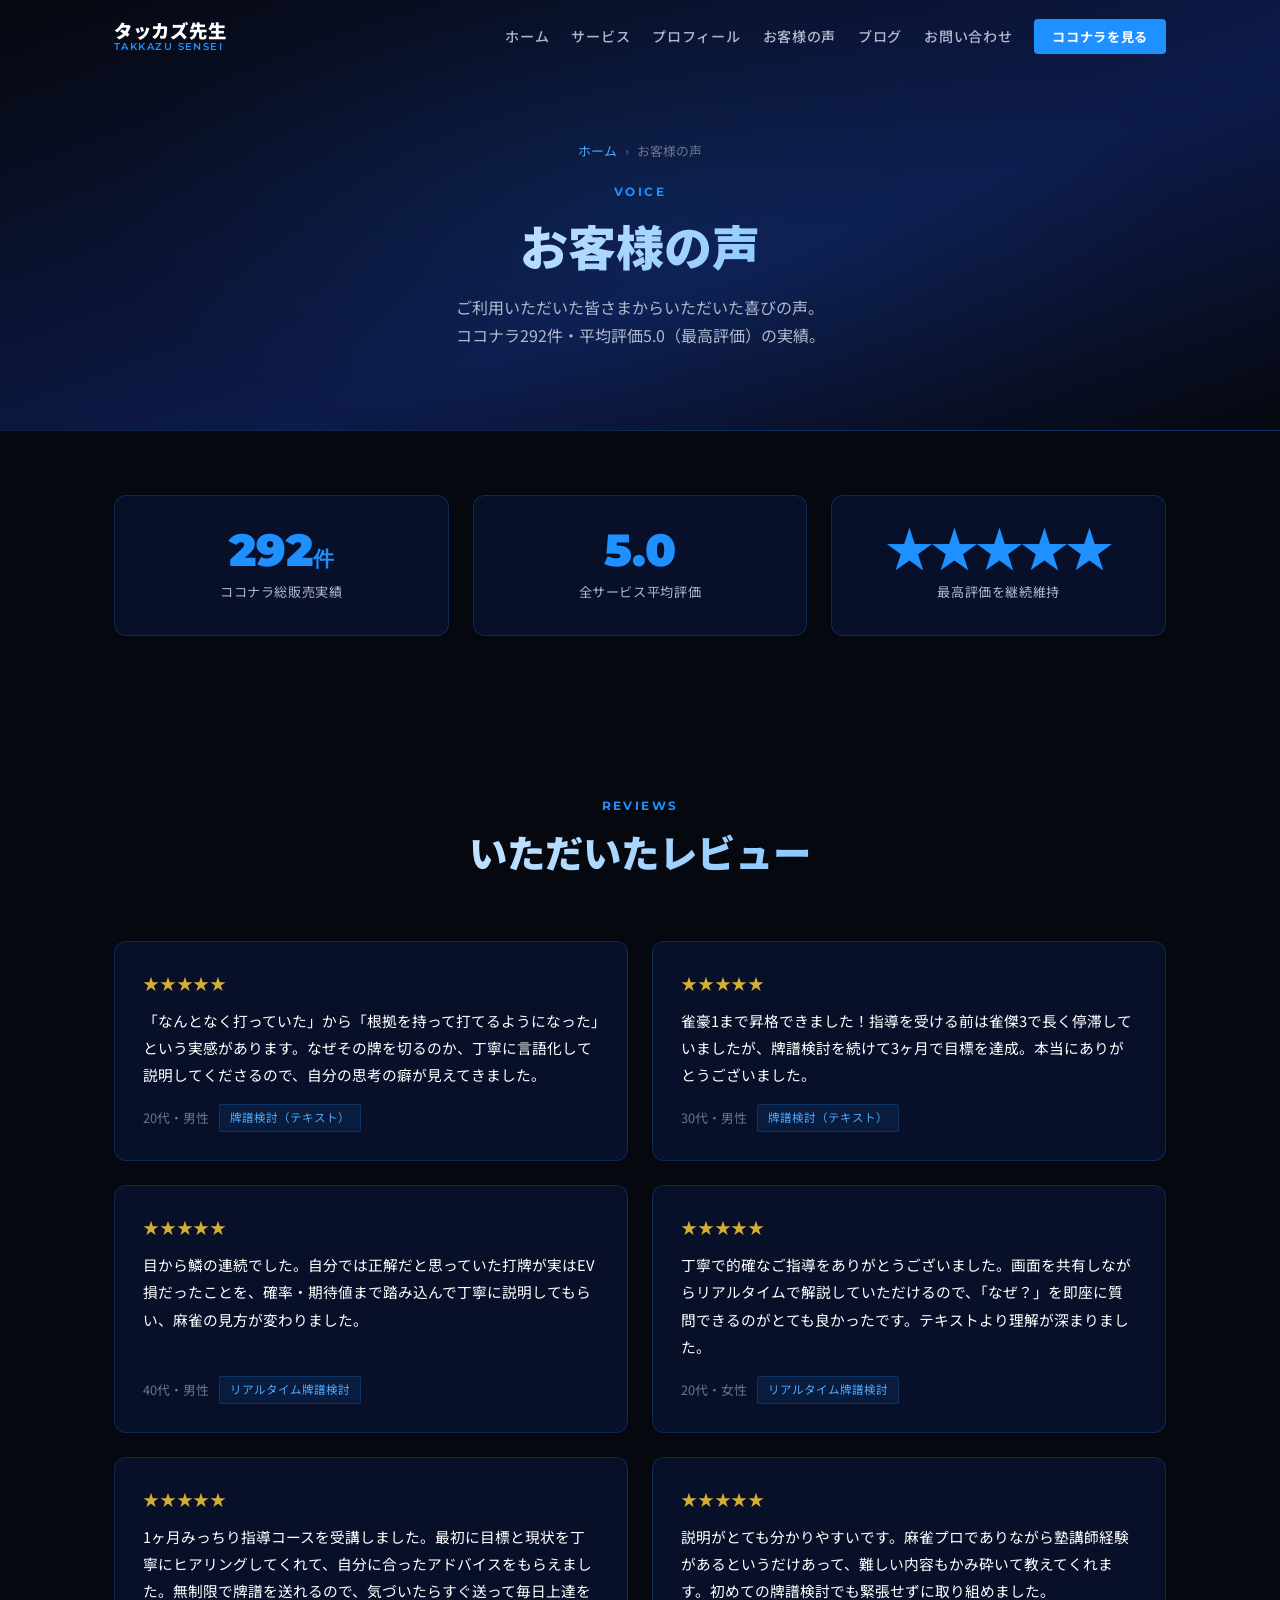
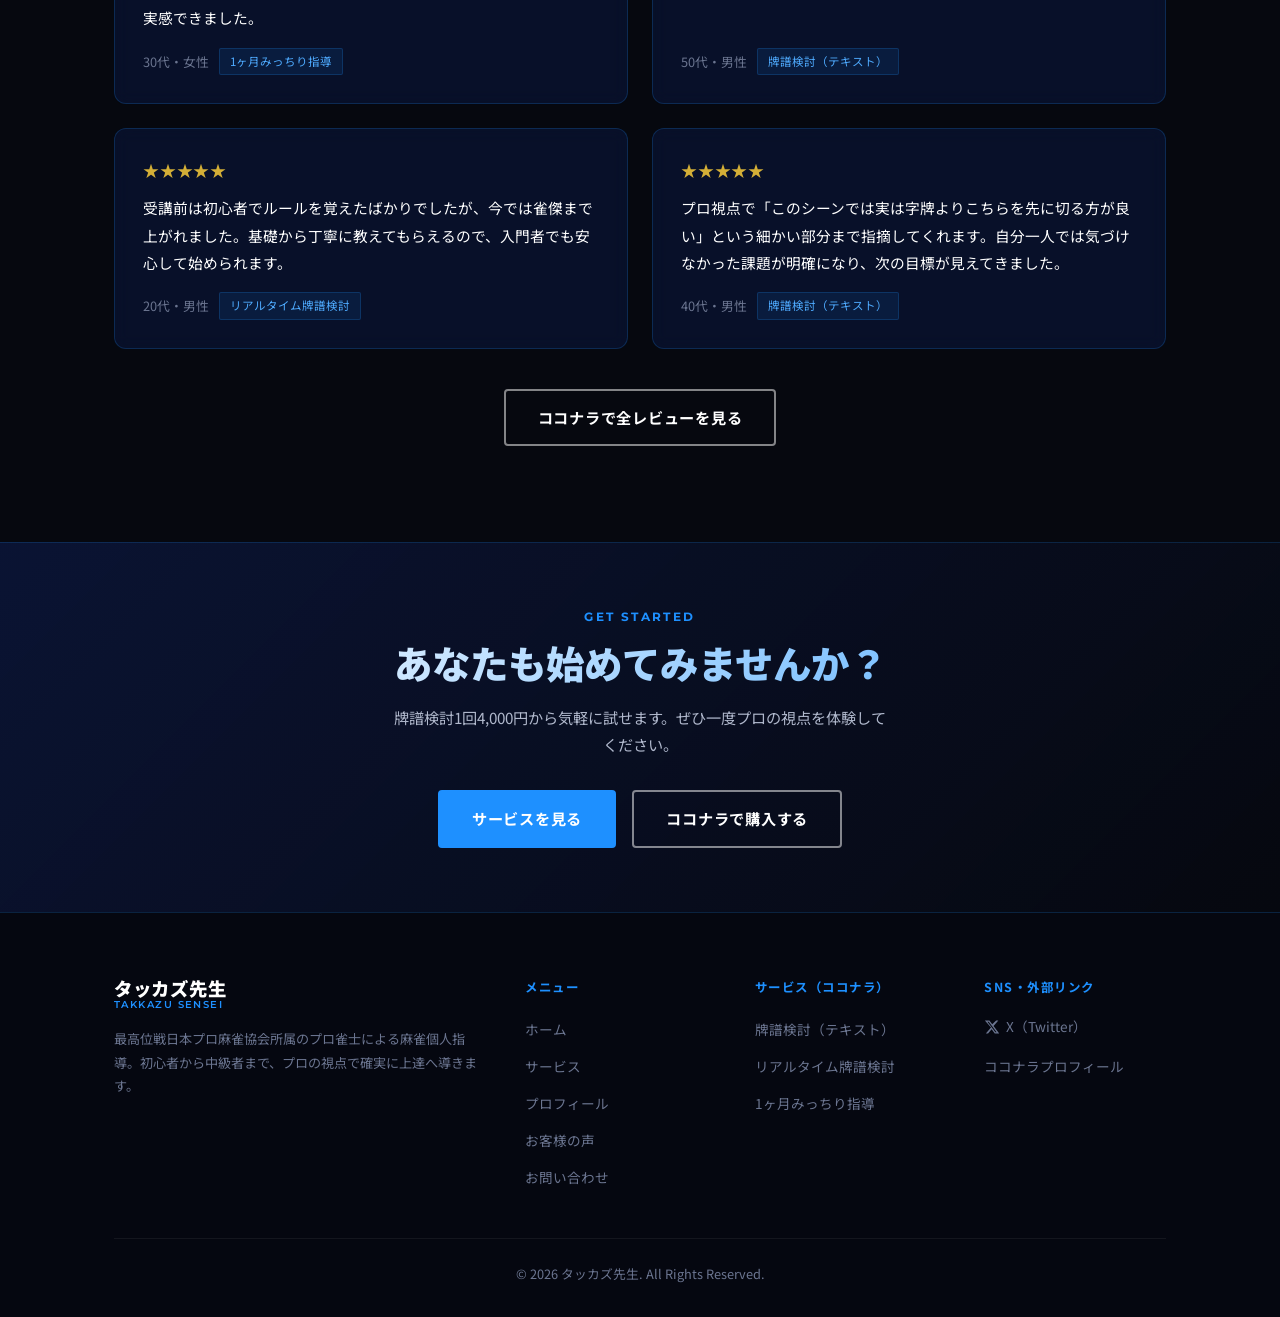
<file: voice/index.html>
<!DOCTYPE html>
<html lang="ja">
<head>
  <meta charset="UTF-8" />
  <meta name="viewport" content="width=device-width, initial-scale=1.0" />
  <title>お客様の声・口コミ｜最高位戦プロ麻雀講師「タッカズ先生」</title>
  <meta name="description" content="タッカズ先生の麻雀個人指導に関する口コミ・お客様の声。ココナラ292件・評価5.0。「丁寧で的確な指導」「雀豪1に昇格」「目から鱗」など多数の喜びの声。" />
  <link rel="canonical" href="https://uesugik1022.github.io/my-website/voice/" />
  <link rel="stylesheet" href="../style.css" />
  <link rel="stylesheet" href="../pages.css" />
  <link rel="preconnect" href="https://fonts.googleapis.com" />
  <link href="https://fonts.googleapis.com/css2?family=Noto+Sans+JP:wght@300;400;500;700;900&family=Montserrat:wght@400;600;700;900&display=swap" rel="stylesheet" />
</head>
<body>

  <!-- HEADER -->
  <header id="header">
    <div class="header-inner container">
      <a href="../" class="logo">
        <span class="logo-main">タッカズ先生</span>
        <span class="logo-sub">TAKKAZU SENSEI</span>
      </a>
      <button class="nav-toggle" id="navToggle" aria-label="メニュー">
        <span></span><span></span><span></span>
      </button>
      <nav class="nav" id="nav">
        <ul>
          <li><a href="../">ホーム</a></li>
          <li><a href="../services/">サービス</a></li>
          <li><a href="../profile/">プロフィール</a></li>
          <li><a href="./">お客様の声</a></li>
          <li><a href="../blog.html">ブログ</a></li>
          <li><a href="../#contact">お問い合わせ</a></li>
          <li><a href="https://coconala.com/users/3330352" target="_blank" rel="noopener" class="btn-nav">ココナラを見る</a></li>
        </ul>
      </nav>
    </div>
  </header>

  <!-- PAGE HEADER -->
  <section class="page-header">
    <div class="container page-header-content">
      <div class="breadcrumb">
        <a href="../">ホーム</a>
        <span class="breadcrumb-sep">›</span>
        <span>お客様の声</span>
      </div>
      <p class="page-label">VOICE</p>
      <h1 class="page-title">お客様の声</h1>
      <p class="page-desc">ご利用いただいた皆さまからいただいた喜びの声。<br />ココナラ292件・平均評価5.0（最高評価）の実績。</p>
    </div>
  </section>

  <!-- STATS -->
  <section id="voice-stats" style="padding:64px 0 0;">
    <div class="container">
      <div class="voice-stats-grid">
        <div class="voice-stat-card">
          <div class="voice-stat-num">292<small>件</small></div>
          <div class="voice-stat-label">ココナラ総販売実績</div>
        </div>
        <div class="voice-stat-card">
          <div class="voice-stat-num">5.0</div>
          <div class="voice-stat-label">全サービス平均評価</div>
        </div>
        <div class="voice-stat-card">
          <div class="voice-stat-num">★★★★★</div>
          <div class="voice-stat-label">最高評価を継続維持</div>
        </div>
      </div>
    </div>
  </section>

  <!-- VOICES -->
  <section id="voices">
    <div class="container">
      <div class="section-header">
        <p class="section-label">REVIEWS</p>
        <h2 class="section-title">いただいたレビュー</h2>
      </div>
      <div class="voice-grid">

        <div class="voice-card">
          <div class="voice-stars">★★★★★</div>
          <p class="voice-text">「なんとなく打っていた」から「根拠を持って打てるようになった」という実感があります。なぜその牌を切るのか、丁寧に言語化して説明してくださるので、自分の思考の癖が見えてきました。</p>
          <div class="voice-meta">
            <span class="voice-author">20代・男性</span>
            <span class="voice-service-tag">牌譜検討（テキスト）</span>
          </div>
        </div>

        <div class="voice-card">
          <div class="voice-stars">★★★★★</div>
          <p class="voice-text">雀豪1まで昇格できました！指導を受ける前は雀傑3で長く停滞していましたが、牌譜検討を続けて3ヶ月で目標を達成。本当にありがとうございました。</p>
          <div class="voice-meta">
            <span class="voice-author">30代・男性</span>
            <span class="voice-service-tag">牌譜検討（テキスト）</span>
          </div>
        </div>

        <div class="voice-card">
          <div class="voice-stars">★★★★★</div>
          <p class="voice-text">目から鱗の連続でした。自分では正解だと思っていた打牌が実はEV損だったことを、確率・期待値まで踏み込んで丁寧に説明してもらい、麻雀の見方が変わりました。</p>
          <div class="voice-meta">
            <span class="voice-author">40代・男性</span>
            <span class="voice-service-tag">リアルタイム牌譜検討</span>
          </div>
        </div>

        <div class="voice-card">
          <div class="voice-stars">★★★★★</div>
          <p class="voice-text">丁寧で的確なご指導をありがとうございました。画面を共有しながらリアルタイムで解説していただけるので、「なぜ？」を即座に質問できるのがとても良かったです。テキストより理解が深まりました。</p>
          <div class="voice-meta">
            <span class="voice-author">20代・女性</span>
            <span class="voice-service-tag">リアルタイム牌譜検討</span>
          </div>
        </div>

        <div class="voice-card">
          <div class="voice-stars">★★★★★</div>
          <p class="voice-text">1ヶ月みっちり指導コースを受講しました。最初に目標と現状を丁寧にヒアリングしてくれて、自分に合ったアドバイスをもらえました。無制限で牌譜を送れるので、気づいたらすぐ送って毎日上達を実感できました。</p>
          <div class="voice-meta">
            <span class="voice-author">30代・女性</span>
            <span class="voice-service-tag">1ヶ月みっちり指導</span>
          </div>
        </div>

        <div class="voice-card">
          <div class="voice-stars">★★★★★</div>
          <p class="voice-text">説明がとても分かりやすいです。麻雀プロでありながら塾講師経験があるというだけあって、難しい内容もかみ砕いて教えてくれます。初めての牌譜検討でも緊張せずに取り組めました。</p>
          <div class="voice-meta">
            <span class="voice-author">50代・男性</span>
            <span class="voice-service-tag">牌譜検討（テキスト）</span>
          </div>
        </div>

        <div class="voice-card">
          <div class="voice-stars">★★★★★</div>
          <p class="voice-text">受講前は初心者でルールを覚えたばかりでしたが、今では雀傑まで上がれました。基礎から丁寧に教えてもらえるので、入門者でも安心して始められます。</p>
          <div class="voice-meta">
            <span class="voice-author">20代・男性</span>
            <span class="voice-service-tag">リアルタイム牌譜検討</span>
          </div>
        </div>

        <div class="voice-card">
          <div class="voice-stars">★★★★★</div>
          <p class="voice-text">プロ視点で「このシーンでは実は字牌よりこちらを先に切る方が良い」という細かい部分まで指摘してくれます。自分一人では気づけなかった課題が明確になり、次の目標が見えてきました。</p>
          <div class="voice-meta">
            <span class="voice-author">40代・男性</span>
            <span class="voice-service-tag">牌譜検討（テキスト）</span>
          </div>
        </div>

      </div>

      <div style="text-align:center;margin-top:40px;">
        <a href="https://coconala.com/users/3330352" target="_blank" rel="noopener" class="btn btn-outline">ココナラで全レビューを見る</a>
      </div>
    </div>
  </section>

  <!-- CTA -->
  <section style="padding:64px 0; background:linear-gradient(135deg,rgba(13,27,75,.6),#06080F); border-top:1px solid rgba(30,144,255,.2); text-align:center;">
    <div class="container">
      <p class="section-label">GET STARTED</p>
      <h2 class="section-title" style="margin-bottom:16px;">あなたも始めてみませんか？</h2>
      <p style="color:#B0B8CC;font-size:.95rem;max-width:500px;margin:0 auto 32px;line-height:1.8;">牌譜検討1回4,000円から気軽に試せます。ぜひ一度プロの視点を体験してください。</p>
      <div style="display:flex;gap:16px;justify-content:center;flex-wrap:wrap;">
        <a href="../services/" class="btn btn-primary">サービスを見る</a>
        <a href="https://coconala.com/users/3330352" target="_blank" rel="noopener" class="btn btn-outline">ココナラで購入する</a>
      </div>
    </div>
  </section>

  <!-- FOOTER -->
  <footer id="footer">
    <div class="container">
      <div class="footer-grid">
        <div class="footer-brand">
          <a href="../" class="logo">
            <span class="logo-main">タッカズ先生</span>
            <span class="logo-sub">TAKKAZU SENSEI</span>
          </a>
          <p class="footer-desc">最高位戦日本プロ麻雀協会所属のプロ雀士による麻雀個人指導。初心者から中級者まで、プロの視点で確実に上達へ導きます。</p>
        </div>
        <div class="footer-nav">
          <h4>メニュー</h4>
          <ul>
            <li><a href="../">ホーム</a></li>
            <li><a href="../services/">サービス</a></li>
            <li><a href="../profile/">プロフィール</a></li>
            <li><a href="./">お客様の声</a></li>
            <li><a href="../#contact">お問い合わせ</a></li>
          </ul>
        </div>
        <div class="footer-nav">
          <h4>サービス（ココナラ）</h4>
          <ul>
            <li><a href="https://coconala.com/services/2770856" target="_blank" rel="noopener">牌譜検討（テキスト）</a></li>
            <li><a href="https://coconala.com/services/2635453" target="_blank" rel="noopener">リアルタイム牌譜検討</a></li>
            <li><a href="https://coconala.com/services/2705529" target="_blank" rel="noopener">1ヶ月みっちり指導</a></li>
          </ul>
        </div>
        <div class="footer-social">
          <h4>SNS・外部リンク</h4>
          <ul>
            <li>
              <a href="https://twitter.com/takkazu_mazyan" target="_blank" rel="noopener">
                <svg viewBox="0 0 24 24" width="16" height="16" fill="currentColor"><path d="M18.244 2.25h3.308l-7.227 8.26 8.502 11.24H16.17l-4.714-6.231-5.401 6.231H2.744l7.73-8.835L1.254 2.25H8.08l4.259 5.63L18.244 2.25zm-1.161 17.52h1.833L7.084 4.126H5.117z"/></svg>
                X（Twitter）
              </a>
            </li>
            <li><a href="https://coconala.com/users/3330352" target="_blank" rel="noopener">ココナラプロフィール</a></li>
          </ul>
        </div>
      </div>
      <div class="footer-bottom">
        <p>&copy; 2026 タッカズ先生. All Rights Reserved.</p>
      </div>
    </div>
  </footer>

  <script src="../script.js"></script>
</body>
</html>
</file>
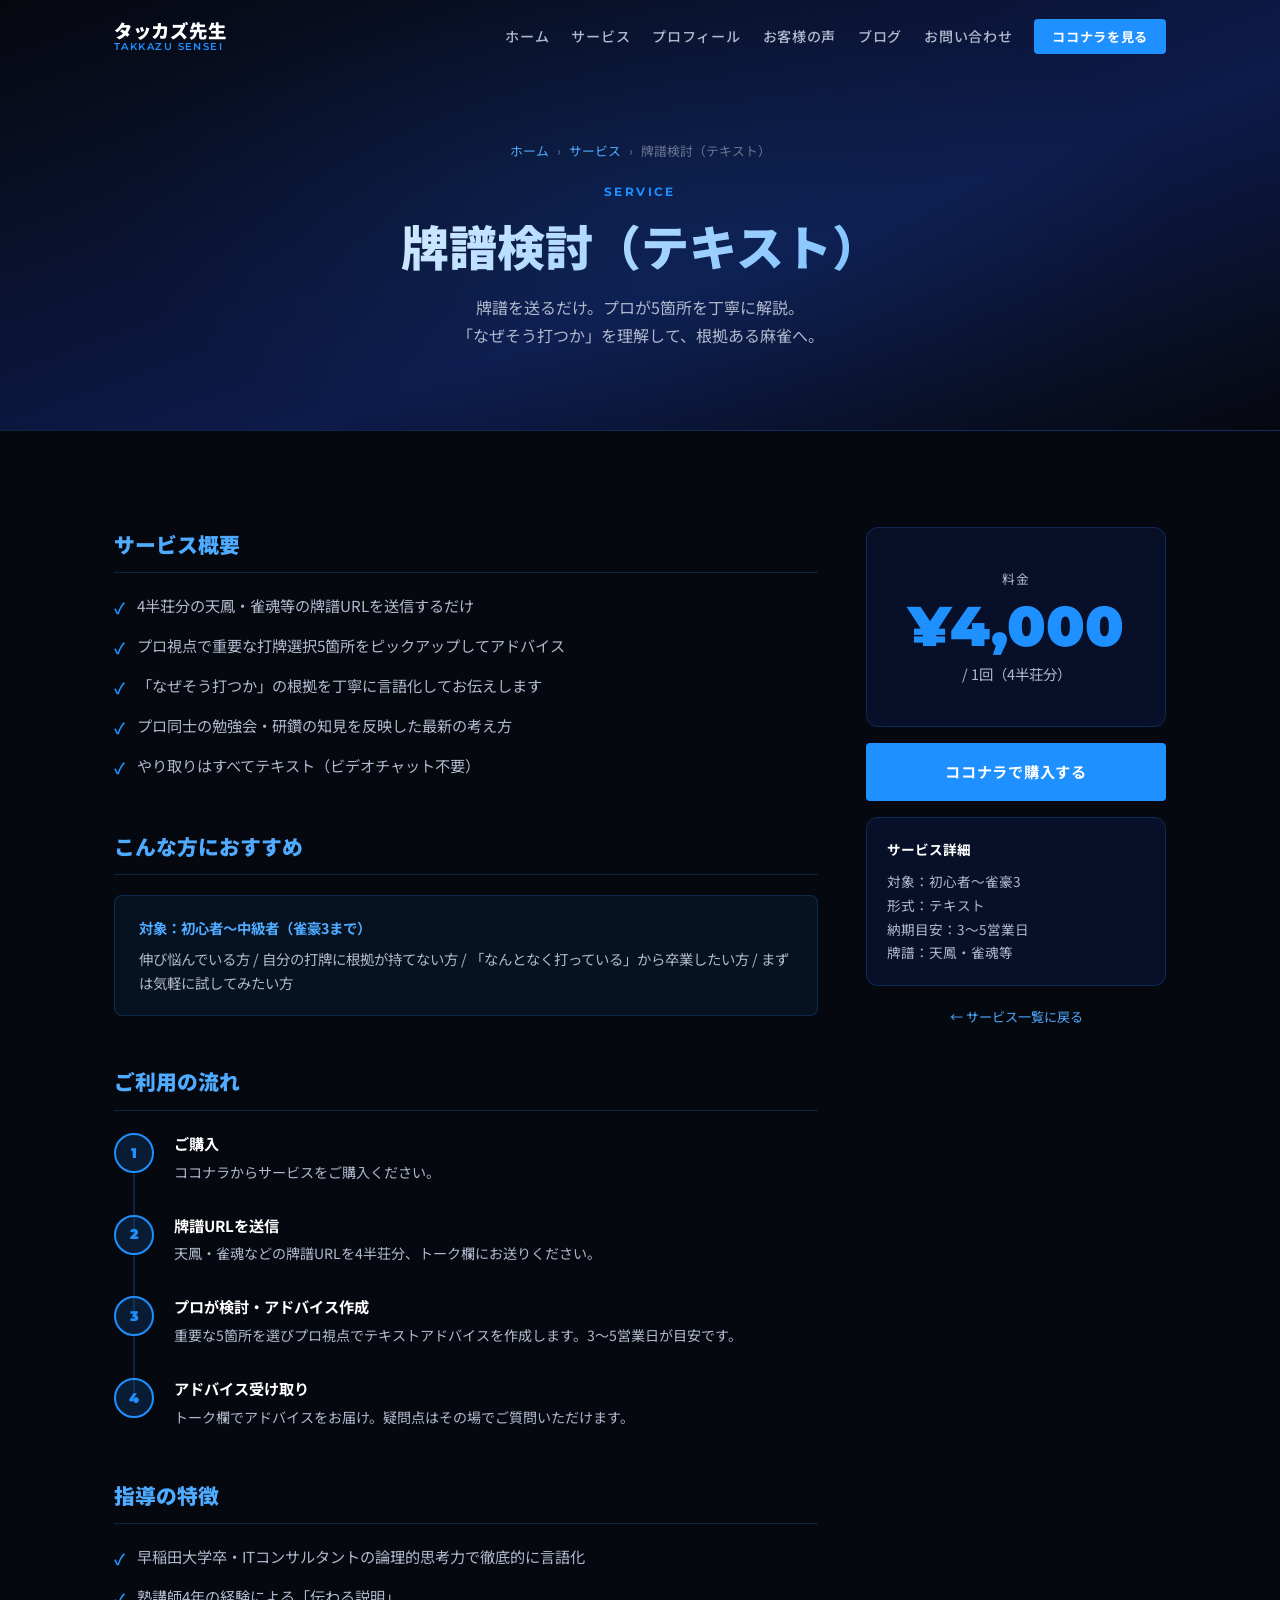
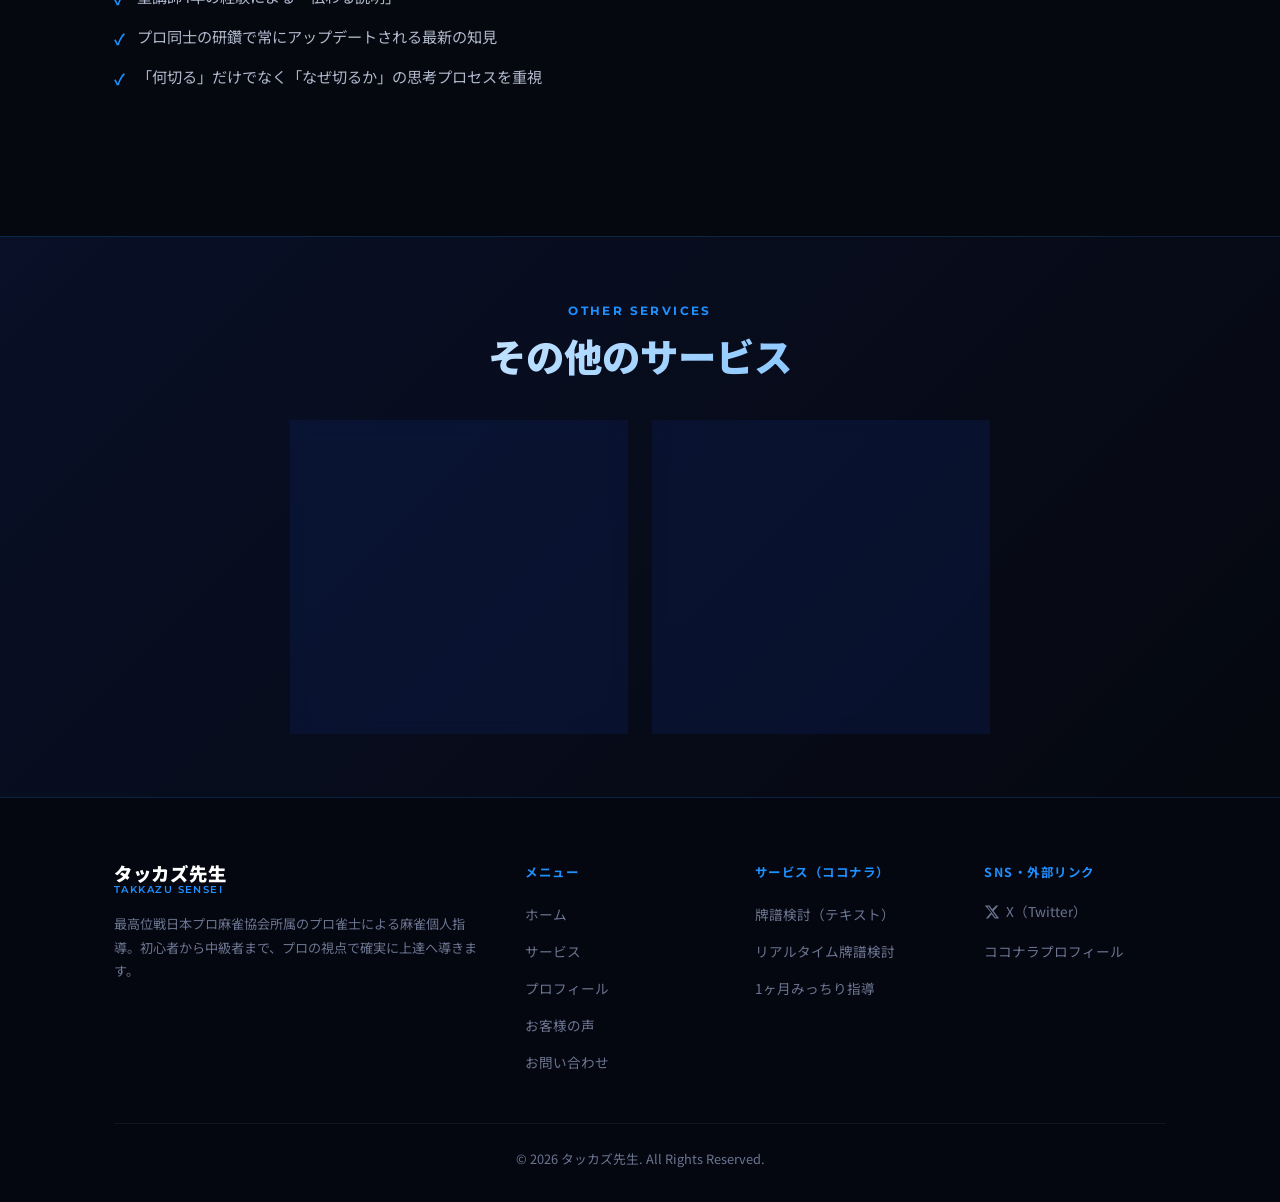
<file: services/haifu-kentou/index.html>
<!DOCTYPE html>
<html lang="ja">
<head>
  <meta charset="UTF-8" />
  <meta name="viewport" content="width=device-width, initial-scale=1.0" />
  <title>牌譜検討（テキスト）4,000円｜最高位戦プロ「タッカズ先生」の麻雀個人指導</title>
  <meta name="description" content="4半荘の牌譜を送るだけ。最高位戦プロ・タッカズ先生がプロ視点で5箇所をアドバイス。初心者〜雀豪3向け。ココナラ評価5.0・292件の実績。料金4,000円/回。" />
  <link rel="canonical" href="https://uesugik1022.github.io/my-website/services/haifu-kentou/" />
  <link rel="stylesheet" href="../../style.css" />
  <link rel="stylesheet" href="../../pages.css" />
  <link rel="preconnect" href="https://fonts.googleapis.com" />
  <link href="https://fonts.googleapis.com/css2?family=Noto+Sans+JP:wght@300;400;500;700;900&family=Montserrat:wght@400;600;700;900&display=swap" rel="stylesheet" />
</head>
<body>

  <!-- HEADER -->
  <header id="header">
    <div class="header-inner container">
      <a href="../../" class="logo">
        <span class="logo-main">タッカズ先生</span>
        <span class="logo-sub">TAKKAZU SENSEI</span>
      </a>
      <button class="nav-toggle" id="navToggle" aria-label="メニュー">
        <span></span><span></span><span></span>
      </button>
      <nav class="nav" id="nav">
        <ul>
          <li><a href="../../">ホーム</a></li>
          <li><a href="../">サービス</a></li>
          <li><a href="../../profile/">プロフィール</a></li>
          <li><a href="../../voice/">お客様の声</a></li>
          <li><a href="../../blog.html">ブログ</a></li>
          <li><a href="../../#contact">お問い合わせ</a></li>
          <li><a href="https://coconala.com/users/3330352" target="_blank" rel="noopener" class="btn-nav">ココナラを見る</a></li>
        </ul>
      </nav>
    </div>
  </header>

  <!-- PAGE HEADER -->
  <section class="page-header">
    <div class="container page-header-content">
      <div class="breadcrumb">
        <a href="../../">ホーム</a>
        <span class="breadcrumb-sep">›</span>
        <a href="../">サービス</a>
        <span class="breadcrumb-sep">›</span>
        <span>牌譜検討（テキスト）</span>
      </div>
      <p class="page-label">SERVICE</p>
      <h1 class="page-title">牌譜検討（テキスト）</h1>
      <p class="page-desc">牌譜を送るだけ。プロが5箇所を丁寧に解説。<br />「なぜそう打つか」を理解して、根拠ある麻雀へ。</p>
    </div>
  </section>

  <!-- MAIN CONTENT -->
  <section id="service-detail">
    <div class="container">
      <div class="service-detail-grid">

        <!-- LEFT: detail -->
        <div class="detail-main">

          <div class="detail-section">
            <h2>サービス概要</h2>
            <ul class="detail-list">
              <li>4半荘分の天鳳・雀魂等の牌譜URLを送信するだけ</li>
              <li>プロ視点で重要な打牌選択5箇所をピックアップしてアドバイス</li>
              <li>「なぜそう打つか」の根拠を丁寧に言語化してお伝えします</li>
              <li>プロ同士の勉強会・研鑽の知見を反映した最新の考え方</li>
              <li>やり取りはすべてテキスト（ビデオチャット不要）</li>
            </ul>
          </div>

          <div class="detail-section">
            <h2>こんな方におすすめ</h2>
            <div class="target-box">
              <strong>対象：初心者〜中級者（雀豪3まで）</strong>
              伸び悩んでいる方 / 自分の打牌に根拠が持てない方 / 「なんとなく打っている」から卒業したい方 / まずは気軽に試してみたい方
            </div>
          </div>

          <div class="detail-section">
            <h2>ご利用の流れ</h2>
            <div class="flow-list">
              <div class="flow-item">
                <div class="flow-num">1</div>
                <div class="flow-body">
                  <strong>ご購入</strong>
                  <p>ココナラからサービスをご購入ください。</p>
                </div>
              </div>
              <div class="flow-item">
                <div class="flow-num">2</div>
                <div class="flow-body">
                  <strong>牌譜URLを送信</strong>
                  <p>天鳳・雀魂などの牌譜URLを4半荘分、トーク欄にお送りください。</p>
                </div>
              </div>
              <div class="flow-item">
                <div class="flow-num">3</div>
                <div class="flow-body">
                  <strong>プロが検討・アドバイス作成</strong>
                  <p>重要な5箇所を選びプロ視点でテキストアドバイスを作成します。3〜5営業日が目安です。</p>
                </div>
              </div>
              <div class="flow-item">
                <div class="flow-num">4</div>
                <div class="flow-body">
                  <strong>アドバイス受け取り</strong>
                  <p>トーク欄でアドバイスをお届け。疑問点はその場でご質問いただけます。</p>
                </div>
              </div>
            </div>
          </div>

          <div class="detail-section">
            <h2>指導の特徴</h2>
            <ul class="detail-list">
              <li>早稲田大学卒・ITコンサルタントの論理的思考力で徹底的に言語化</li>
              <li>塾講師4年の経験による「伝わる説明」</li>
              <li>プロ同士の研鑽で常にアップデートされる最新の知見</li>
              <li>「何切る」だけでなく「なぜ切るか」の思考プロセスを重視</li>
            </ul>
          </div>

        </div>

        <!-- RIGHT: sidebar -->
        <aside class="sidebar-cta">
          <div class="price-box">
            <p style="font-size:.8rem;color:#B0B8CC;letter-spacing:.1em;margin-bottom:8px;">料金</p>
            <div class="price-num">¥4,000</div>
            <p class="price-note">/ 1回（4半荘分）</p>
          </div>
          <a href="https://coconala.com/services/2770856" target="_blank" rel="noopener" class="btn btn-primary" style="text-align:center;width:100%;">ココナラで購入する</a>
          <div style="background:rgba(13,27,75,.45);border:1px solid rgba(30,144,255,.2);border-radius:12px;padding:20px;font-size:.85rem;color:#B0B8CC;line-height:1.75;">
            <p style="font-weight:700;color:#FFFFFF;margin-bottom:8px;">サービス詳細</p>
            <p>対象：初心者〜雀豪3</p>
            <p>形式：テキスト</p>
            <p>納期目安：3〜5営業日</p>
            <p>牌譜：天鳳・雀魂等</p>
          </div>
          <div style="text-align:center;">
            <a href="../" style="font-size:.82rem;color:#4FABFF;">← サービス一覧に戻る</a>
          </div>
        </aside>

      </div>
    </div>
  </section>

  <!-- OTHER SERVICES -->
  <section style="padding:64px 0; background:linear-gradient(135deg,rgba(13,27,75,.4),#06080F); border-top:1px solid rgba(30,144,255,.2);">
    <div class="container">
      <div class="section-header" style="margin-bottom:40px;">
        <p class="section-label">OTHER SERVICES</p>
        <h2 class="section-title">その他のサービス</h2>
      </div>
      <div style="display:grid;grid-template-columns:1fr 1fr;gap:24px;max-width:700px;margin:0 auto;">
        <div class="service-list-card">
          <div class="service-list-icon">🎥</div>
          <h3 class="service-list-name">リアルタイム牌譜検討<span class="service-list-type">ビデオチャット 60分</span></h3>
          <div class="service-list-price" style="font-size:1.6rem;">¥6,500</div>
          <div class="service-list-links">
            <a href="../realtime/" class="btn-detail">詳細を見る</a>
          </div>
        </div>
        <div class="service-list-card">
          <div class="service-list-icon">🚀</div>
          <h3 class="service-list-name">1ヶ月みっちり指導<span class="service-list-type">ビデオチャット</span></h3>
          <div class="service-list-price" style="font-size:1.6rem;">¥39,000</div>
          <div class="service-list-links">
            <a href="../monthly/" class="btn-detail">詳細を見る</a>
          </div>
        </div>
      </div>
    </div>
  </section>

  <!-- FOOTER -->
  <footer id="footer">
    <div class="container">
      <div class="footer-grid">
        <div class="footer-brand">
          <a href="../../" class="logo">
            <span class="logo-main">タッカズ先生</span>
            <span class="logo-sub">TAKKAZU SENSEI</span>
          </a>
          <p class="footer-desc">最高位戦日本プロ麻雀協会所属のプロ雀士による麻雀個人指導。初心者から中級者まで、プロの視点で確実に上達へ導きます。</p>
        </div>
        <div class="footer-nav">
          <h4>メニュー</h4>
          <ul>
            <li><a href="../../">ホーム</a></li>
            <li><a href="../">サービス</a></li>
            <li><a href="../../profile/">プロフィール</a></li>
            <li><a href="../../voice/">お客様の声</a></li>
            <li><a href="../../#contact">お問い合わせ</a></li>
          </ul>
        </div>
        <div class="footer-nav">
          <h4>サービス（ココナラ）</h4>
          <ul>
            <li><a href="https://coconala.com/services/2770856" target="_blank" rel="noopener">牌譜検討（テキスト）</a></li>
            <li><a href="https://coconala.com/services/2635453" target="_blank" rel="noopener">リアルタイム牌譜検討</a></li>
            <li><a href="https://coconala.com/services/2705529" target="_blank" rel="noopener">1ヶ月みっちり指導</a></li>
          </ul>
        </div>
        <div class="footer-social">
          <h4>SNS・外部リンク</h4>
          <ul>
            <li>
              <a href="https://twitter.com/takkazu_mazyan" target="_blank" rel="noopener">
                <svg viewBox="0 0 24 24" width="16" height="16" fill="currentColor"><path d="M18.244 2.25h3.308l-7.227 8.26 8.502 11.24H16.17l-4.714-6.231-5.401 6.231H2.744l7.73-8.835L1.254 2.25H8.08l4.259 5.63L18.244 2.25zm-1.161 17.52h1.833L7.084 4.126H5.117z"/></svg>
                X（Twitter）
              </a>
            </li>
            <li><a href="https://coconala.com/users/3330352" target="_blank" rel="noopener">ココナラプロフィール</a></li>
          </ul>
        </div>
      </div>
      <div class="footer-bottom">
        <p>&copy; 2026 タッカズ先生. All Rights Reserved.</p>
      </div>
    </div>
  </footer>

  <script src="../../script.js"></script>
</body>
</html>
</file>
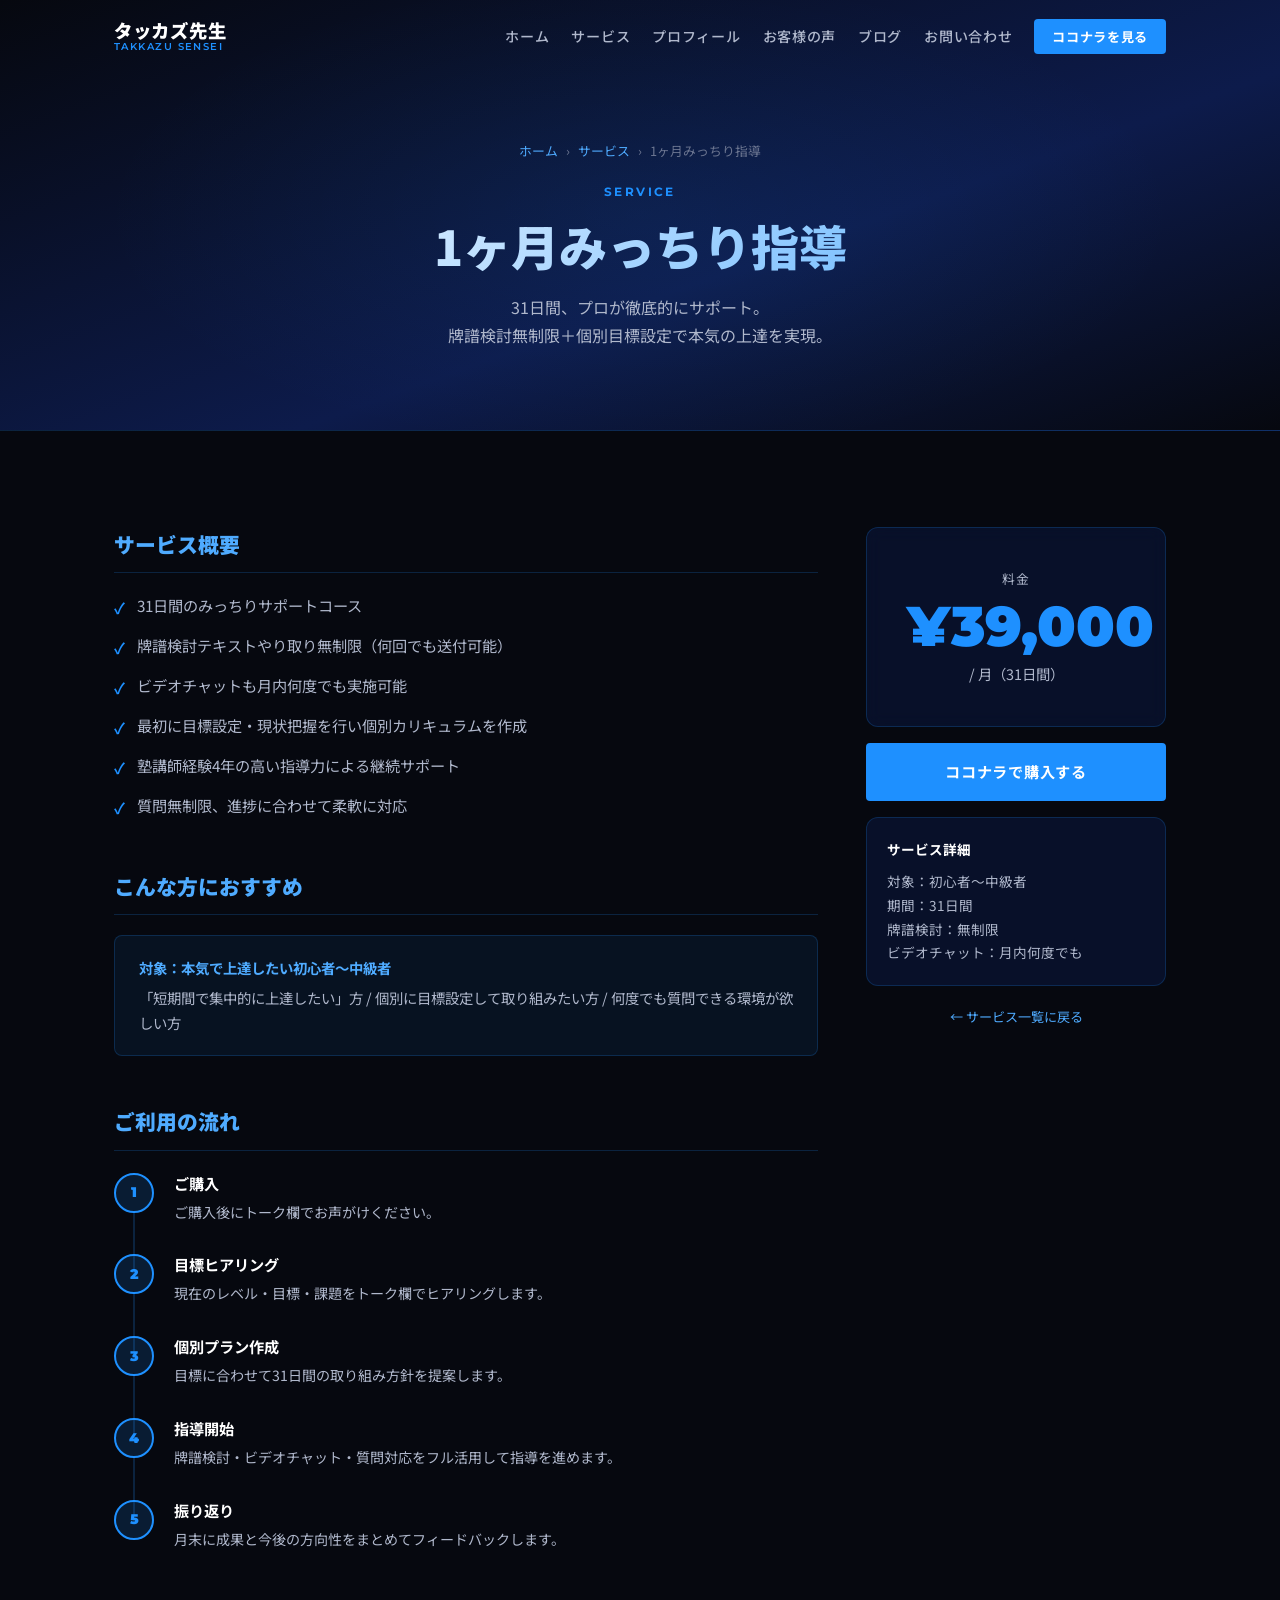
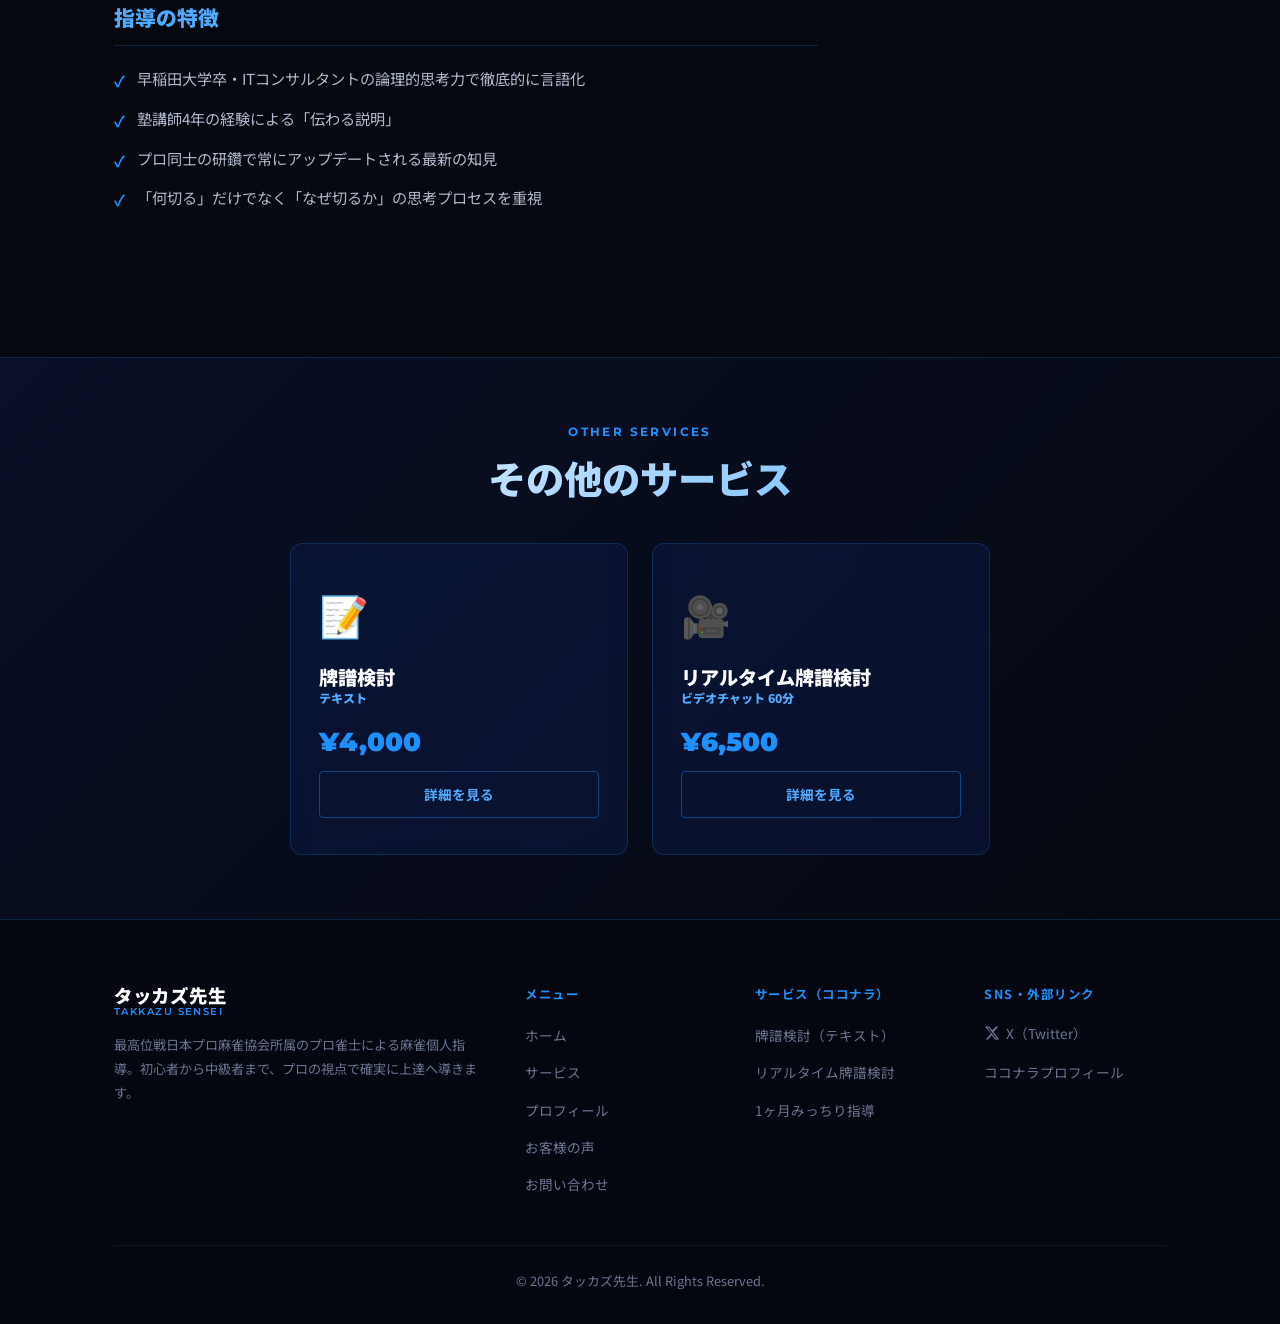
<file: services/monthly/index.html>
<!DOCTYPE html>
<html lang="ja">
<head>
  <meta charset="UTF-8" />
  <meta name="viewport" content="width=device-width, initial-scale=1.0" />
  <title>1ヶ月みっちり指導 39,000円｜最高位戦プロ「タッカズ先生」の麻雀個人指導</title>
  <meta name="description" content="31日間みっちり指導。牌譜検討テキストやり取り無制限＋ビデオチャットも可能。最高位戦プロ・タッカズ先生が目標に合わせて個別サポート。本気で上達したい方向け。" />
  <link rel="canonical" href="https://uesugik1022.github.io/my-website/services/monthly/" />
  <link rel="stylesheet" href="../../style.css" />
  <link rel="stylesheet" href="../../pages.css" />
  <link rel="preconnect" href="https://fonts.googleapis.com" />
  <link href="https://fonts.googleapis.com/css2?family=Noto+Sans+JP:wght@300;400;500;700;900&family=Montserrat:wght@400;600;700;900&display=swap" rel="stylesheet" />
</head>
<body>

  <!-- HEADER -->
  <header id="header">
    <div class="header-inner container">
      <a href="../../" class="logo">
        <span class="logo-main">タッカズ先生</span>
        <span class="logo-sub">TAKKAZU SENSEI</span>
      </a>
      <button class="nav-toggle" id="navToggle" aria-label="メニュー">
        <span></span><span></span><span></span>
      </button>
      <nav class="nav" id="nav">
        <ul>
          <li><a href="../../">ホーム</a></li>
          <li><a href="../">サービス</a></li>
          <li><a href="../../profile/">プロフィール</a></li>
          <li><a href="../../voice/">お客様の声</a></li>
          <li><a href="../../blog.html">ブログ</a></li>
          <li><a href="../../#contact">お問い合わせ</a></li>
          <li><a href="https://coconala.com/users/3330352" target="_blank" rel="noopener" class="btn-nav">ココナラを見る</a></li>
        </ul>
      </nav>
    </div>
  </header>

  <!-- PAGE HEADER -->
  <section class="page-header">
    <div class="container page-header-content">
      <div class="breadcrumb">
        <a href="../../">ホーム</a>
        <span class="breadcrumb-sep">›</span>
        <a href="../">サービス</a>
        <span class="breadcrumb-sep">›</span>
        <span>1ヶ月みっちり指導</span>
      </div>
      <p class="page-label">SERVICE</p>
      <h1 class="page-title">1ヶ月みっちり指導</h1>
      <p class="page-desc">31日間、プロが徹底的にサポート。<br />牌譜検討無制限＋個別目標設定で本気の上達を実現。</p>
    </div>
  </section>

  <!-- MAIN CONTENT -->
  <section id="service-detail">
    <div class="container">
      <div class="service-detail-grid">

        <!-- LEFT: detail -->
        <div class="detail-main">

          <div class="detail-section">
            <h2>サービス概要</h2>
            <ul class="detail-list">
              <li>31日間のみっちりサポートコース</li>
              <li>牌譜検討テキストやり取り無制限（何回でも送付可能）</li>
              <li>ビデオチャットも月内何度でも実施可能</li>
              <li>最初に目標設定・現状把握を行い個別カリキュラムを作成</li>
              <li>塾講師経験4年の高い指導力による継続サポート</li>
              <li>質問無制限、進捗に合わせて柔軟に対応</li>
            </ul>
          </div>

          <div class="detail-section">
            <h2>こんな方におすすめ</h2>
            <div class="target-box">
              <strong>対象：本気で上達したい初心者〜中級者</strong>
              「短期間で集中的に上達したい」方 / 個別に目標設定して取り組みたい方 / 何度でも質問できる環境が欲しい方
            </div>
          </div>

          <div class="detail-section">
            <h2>ご利用の流れ</h2>
            <div class="flow-list">
              <div class="flow-item">
                <div class="flow-num">1</div>
                <div class="flow-body">
                  <strong>ご購入</strong>
                  <p>ご購入後にトーク欄でお声がけください。</p>
                </div>
              </div>
              <div class="flow-item">
                <div class="flow-num">2</div>
                <div class="flow-body">
                  <strong>目標ヒアリング</strong>
                  <p>現在のレベル・目標・課題をトーク欄でヒアリングします。</p>
                </div>
              </div>
              <div class="flow-item">
                <div class="flow-num">3</div>
                <div class="flow-body">
                  <strong>個別プラン作成</strong>
                  <p>目標に合わせて31日間の取り組み方針を提案します。</p>
                </div>
              </div>
              <div class="flow-item">
                <div class="flow-num">4</div>
                <div class="flow-body">
                  <strong>指導開始</strong>
                  <p>牌譜検討・ビデオチャット・質問対応をフル活用して指導を進めます。</p>
                </div>
              </div>
              <div class="flow-item">
                <div class="flow-num">5</div>
                <div class="flow-body">
                  <strong>振り返り</strong>
                  <p>月末に成果と今後の方向性をまとめてフィードバックします。</p>
                </div>
              </div>
            </div>
          </div>

          <div class="detail-section">
            <h2>指導の特徴</h2>
            <ul class="detail-list">
              <li>早稲田大学卒・ITコンサルタントの論理的思考力で徹底的に言語化</li>
              <li>塾講師4年の経験による「伝わる説明」</li>
              <li>プロ同士の研鑽で常にアップデートされる最新の知見</li>
              <li>「何切る」だけでなく「なぜ切るか」の思考プロセスを重視</li>
            </ul>
          </div>

        </div>

        <!-- RIGHT: sidebar -->
        <aside class="sidebar-cta">
          <div class="price-box">
            <p style="font-size:.8rem;color:#B0B8CC;letter-spacing:.1em;margin-bottom:8px;">料金</p>
            <div class="price-num">¥39,000</div>
            <p class="price-note">/ 月（31日間）</p>
          </div>
          <a href="https://coconala.com/services/2705529" target="_blank" rel="noopener" class="btn btn-primary" style="text-align:center;width:100%;">ココナラで購入する</a>
          <div style="background:rgba(13,27,75,.45);border:1px solid rgba(30,144,255,.2);border-radius:12px;padding:20px;font-size:.85rem;color:#B0B8CC;line-height:1.75;">
            <p style="font-weight:700;color:#FFFFFF;margin-bottom:8px;">サービス詳細</p>
            <p>対象：初心者〜中級者</p>
            <p>期間：31日間</p>
            <p>牌譜検討：無制限</p>
            <p>ビデオチャット：月内何度でも</p>
          </div>
          <div style="text-align:center;">
            <a href="../" style="font-size:.82rem;color:#4FABFF;">← サービス一覧に戻る</a>
          </div>
        </aside>

      </div>
    </div>
  </section>

  <!-- OTHER SERVICES -->
  <section style="padding:64px 0; background:linear-gradient(135deg,rgba(13,27,75,.4),#06080F); border-top:1px solid rgba(30,144,255,.2);">
    <div class="container">
      <div class="section-header" style="margin-bottom:40px;">
        <p class="section-label">OTHER SERVICES</p>
        <h2 class="section-title">その他のサービス</h2>
      </div>
      <div style="display:grid;grid-template-columns:1fr 1fr;gap:24px;max-width:700px;margin:0 auto;">
        <div class="service-list-card">
          <div class="service-list-icon">📝</div>
          <h3 class="service-list-name">牌譜検討<span class="service-list-type">テキスト</span></h3>
          <div class="service-list-price" style="font-size:1.6rem;">¥4,000</div>
          <div class="service-list-links">
            <a href="../haifu-kentou/" class="btn-detail">詳細を見る</a>
          </div>
        </div>
        <div class="service-list-card">
          <div class="service-list-icon">🎥</div>
          <h3 class="service-list-name">リアルタイム牌譜検討<span class="service-list-type">ビデオチャット 60分</span></h3>
          <div class="service-list-price" style="font-size:1.6rem;">¥6,500</div>
          <div class="service-list-links">
            <a href="../realtime/" class="btn-detail">詳細を見る</a>
          </div>
        </div>
      </div>
    </div>
  </section>

  <!-- FOOTER -->
  <footer id="footer">
    <div class="container">
      <div class="footer-grid">
        <div class="footer-brand">
          <a href="../../" class="logo">
            <span class="logo-main">タッカズ先生</span>
            <span class="logo-sub">TAKKAZU SENSEI</span>
          </a>
          <p class="footer-desc">最高位戦日本プロ麻雀協会所属のプロ雀士による麻雀個人指導。初心者から中級者まで、プロの視点で確実に上達へ導きます。</p>
        </div>
        <div class="footer-nav">
          <h4>メニュー</h4>
          <ul>
            <li><a href="../../">ホーム</a></li>
            <li><a href="../">サービス</a></li>
            <li><a href="../../profile/">プロフィール</a></li>
            <li><a href="../../voice/">お客様の声</a></li>
            <li><a href="../../#contact">お問い合わせ</a></li>
          </ul>
        </div>
        <div class="footer-nav">
          <h4>サービス（ココナラ）</h4>
          <ul>
            <li><a href="https://coconala.com/services/2770856" target="_blank" rel="noopener">牌譜検討（テキスト）</a></li>
            <li><a href="https://coconala.com/services/2635453" target="_blank" rel="noopener">リアルタイム牌譜検討</a></li>
            <li><a href="https://coconala.com/services/2705529" target="_blank" rel="noopener">1ヶ月みっちり指導</a></li>
          </ul>
        </div>
        <div class="footer-social">
          <h4>SNS・外部リンク</h4>
          <ul>
            <li>
              <a href="https://twitter.com/takkazu_mazyan" target="_blank" rel="noopener">
                <svg viewBox="0 0 24 24" width="16" height="16" fill="currentColor"><path d="M18.244 2.25h3.308l-7.227 8.26 8.502 11.24H16.17l-4.714-6.231-5.401 6.231H2.744l7.73-8.835L1.254 2.25H8.08l4.259 5.63L18.244 2.25zm-1.161 17.52h1.833L7.084 4.126H5.117z"/></svg>
                X（Twitter）
              </a>
            </li>
            <li><a href="https://coconala.com/users/3330352" target="_blank" rel="noopener">ココナラプロフィール</a></li>
          </ul>
        </div>
      </div>
      <div class="footer-bottom">
        <p>&copy; 2026 タッカズ先生. All Rights Reserved.</p>
      </div>
    </div>
  </footer>

  <script src="../../script.js"></script>
</body>
</html>
</file>
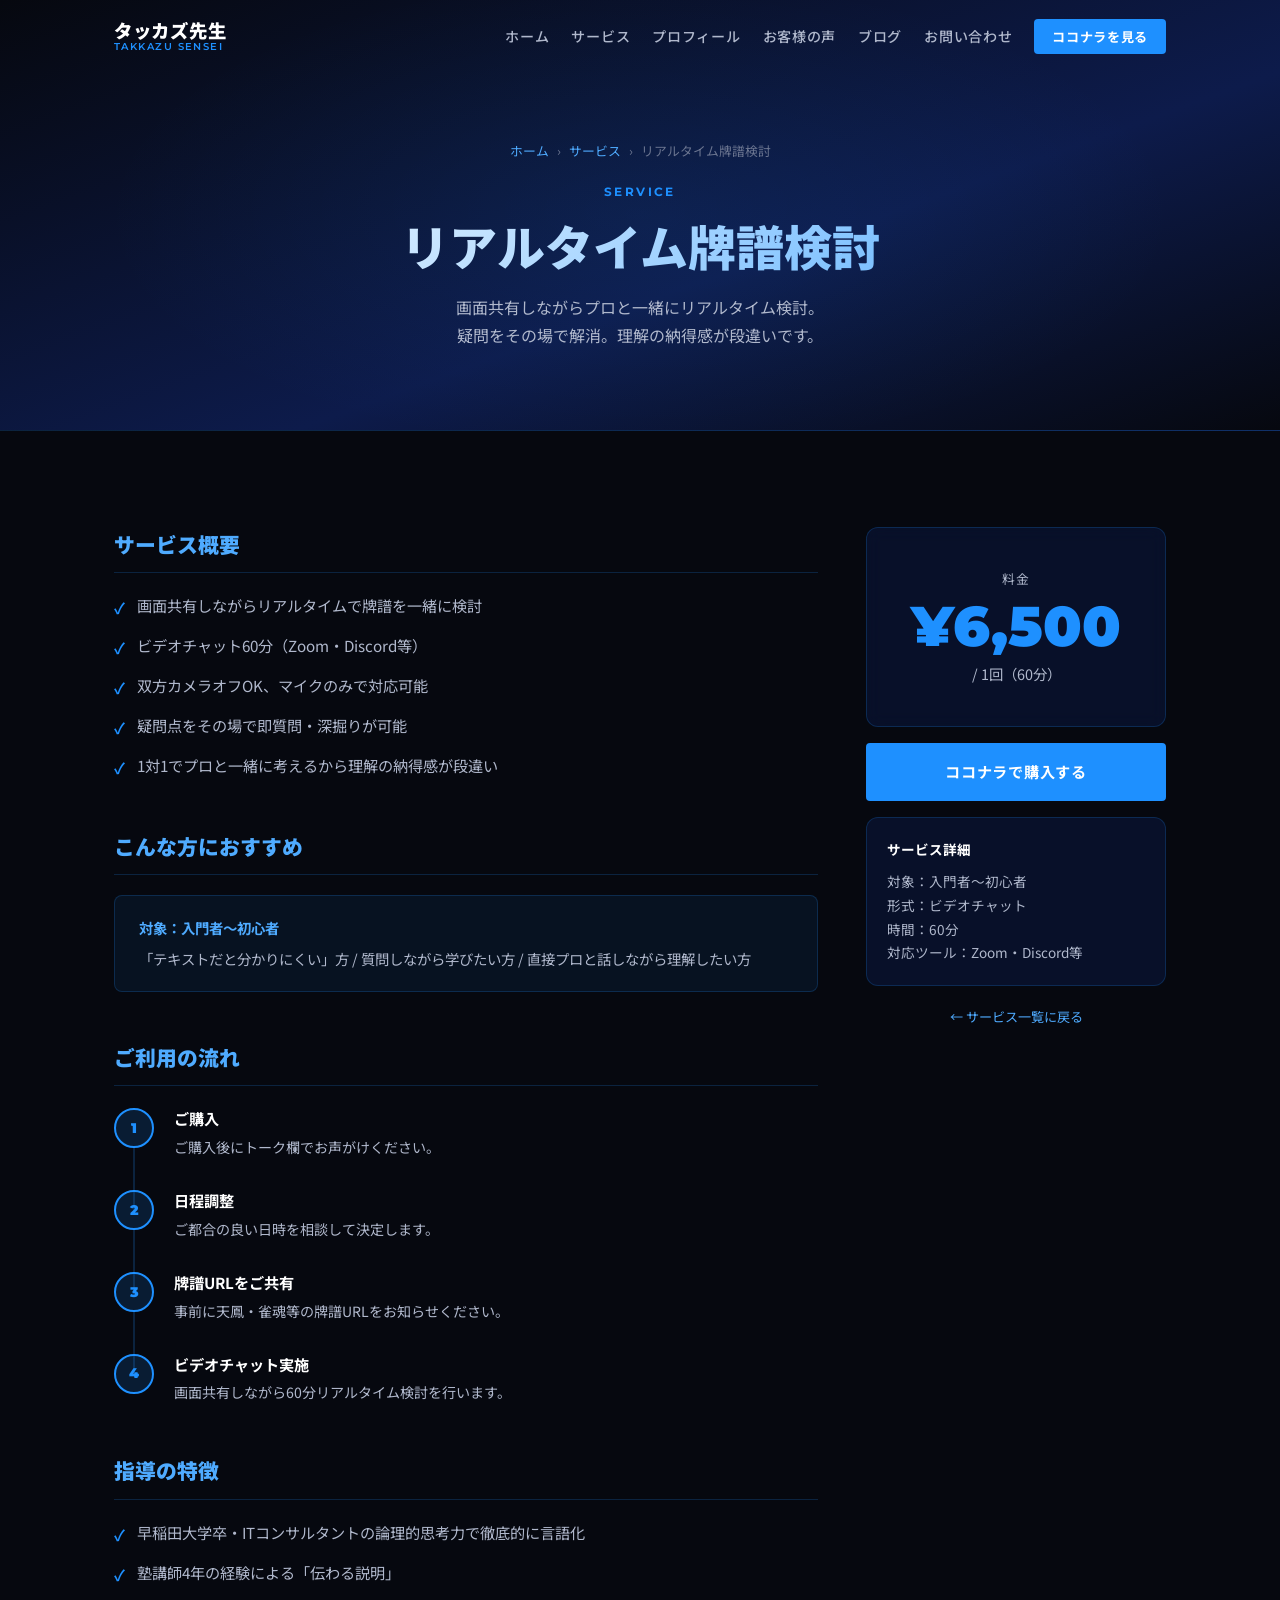
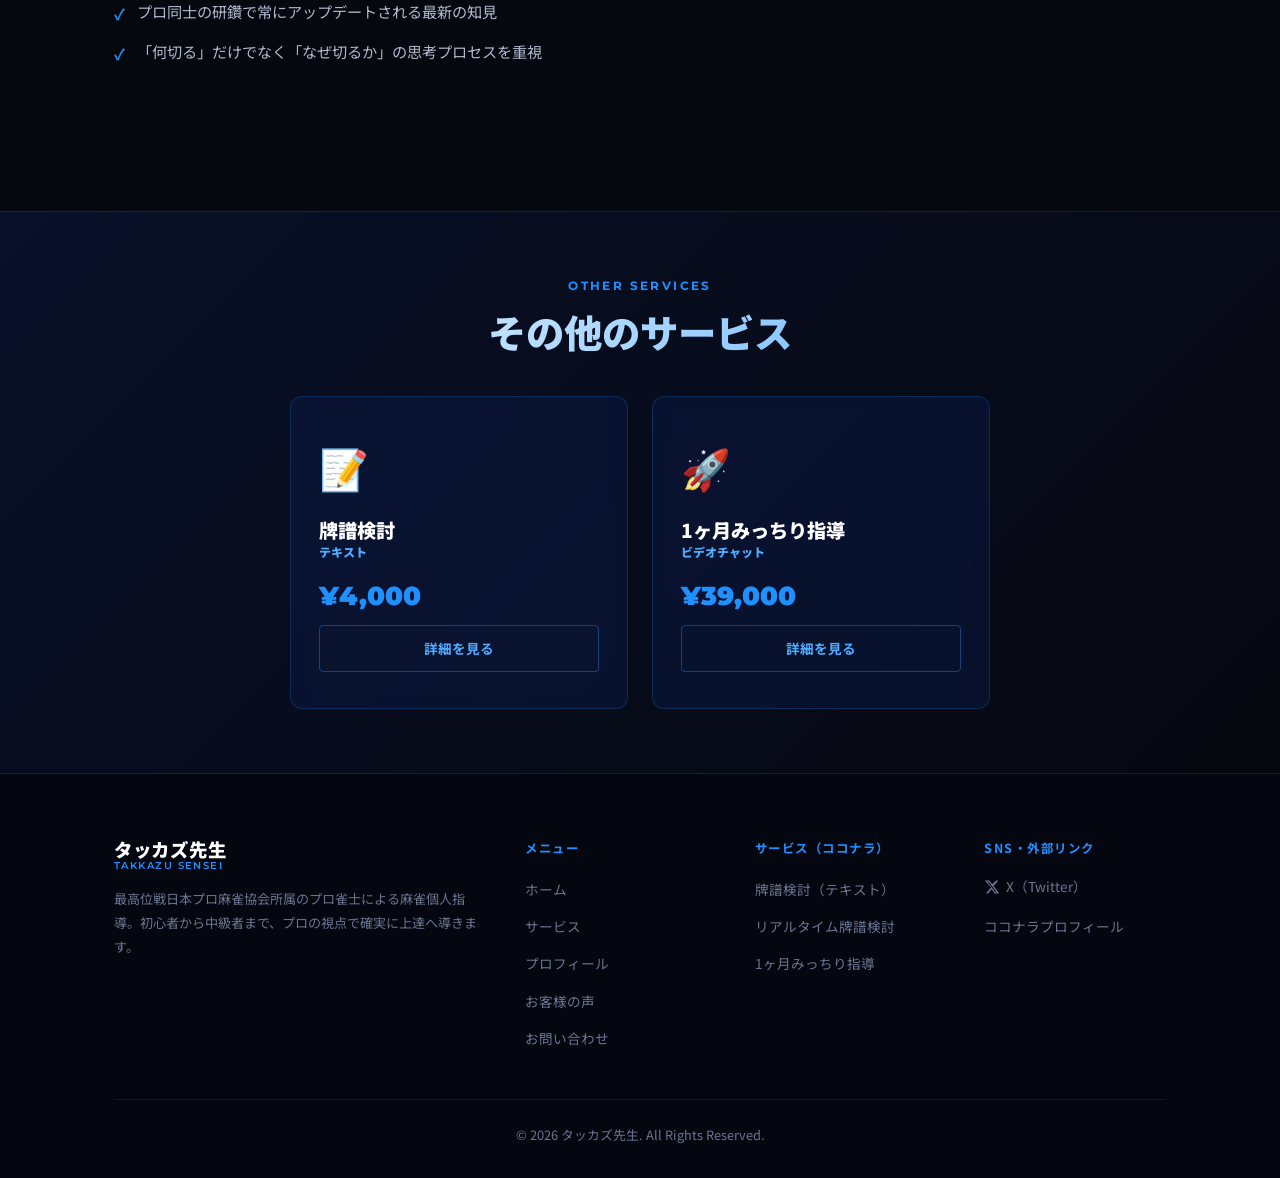
<file: services/realtime/index.html>
<!DOCTYPE html>
<html lang="ja">
<head>
  <meta charset="UTF-8" />
  <meta name="viewport" content="width=device-width, initial-scale=1.0" />
  <title>リアルタイム牌譜検討（ビデオチャット）6,500円｜最高位戦プロ「タッカズ先生」の麻雀個人指導</title>
  <meta name="description" content="画面共有しながら1対1でリアルタイム牌譜検討。最高位戦プロ・タッカズ先生と60分、プロと一緒に考えることで納得感が段違い。入門者〜初心者向け。料金6,500円/回。" />
  <link rel="canonical" href="https://uesugik1022.github.io/my-website/services/realtime/" />
  <link rel="stylesheet" href="../../style.css" />
  <link rel="stylesheet" href="../../pages.css" />
  <link rel="preconnect" href="https://fonts.googleapis.com" />
  <link href="https://fonts.googleapis.com/css2?family=Noto+Sans+JP:wght@300;400;500;700;900&family=Montserrat:wght@400;600;700;900&display=swap" rel="stylesheet" />
</head>
<body>

  <!-- HEADER -->
  <header id="header">
    <div class="header-inner container">
      <a href="../../" class="logo">
        <span class="logo-main">タッカズ先生</span>
        <span class="logo-sub">TAKKAZU SENSEI</span>
      </a>
      <button class="nav-toggle" id="navToggle" aria-label="メニュー">
        <span></span><span></span><span></span>
      </button>
      <nav class="nav" id="nav">
        <ul>
          <li><a href="../../">ホーム</a></li>
          <li><a href="../">サービス</a></li>
          <li><a href="../../profile/">プロフィール</a></li>
          <li><a href="../../voice/">お客様の声</a></li>
          <li><a href="../../blog.html">ブログ</a></li>
          <li><a href="../../#contact">お問い合わせ</a></li>
          <li><a href="https://coconala.com/users/3330352" target="_blank" rel="noopener" class="btn-nav">ココナラを見る</a></li>
        </ul>
      </nav>
    </div>
  </header>

  <!-- PAGE HEADER -->
  <section class="page-header">
    <div class="container page-header-content">
      <div class="breadcrumb">
        <a href="../../">ホーム</a>
        <span class="breadcrumb-sep">›</span>
        <a href="../">サービス</a>
        <span class="breadcrumb-sep">›</span>
        <span>リアルタイム牌譜検討</span>
      </div>
      <p class="page-label">SERVICE</p>
      <h1 class="page-title">リアルタイム牌譜検討</h1>
      <p class="page-desc">画面共有しながらプロと一緒にリアルタイム検討。<br />疑問をその場で解消。理解の納得感が段違いです。</p>
    </div>
  </section>

  <!-- MAIN CONTENT -->
  <section id="service-detail">
    <div class="container">
      <div class="service-detail-grid">

        <!-- LEFT: detail -->
        <div class="detail-main">

          <div class="detail-section">
            <h2>サービス概要</h2>
            <ul class="detail-list">
              <li>画面共有しながらリアルタイムで牌譜を一緒に検討</li>
              <li>ビデオチャット60分（Zoom・Discord等）</li>
              <li>双方カメラオフOK、マイクのみで対応可能</li>
              <li>疑問点をその場で即質問・深掘りが可能</li>
              <li>1対1でプロと一緒に考えるから理解の納得感が段違い</li>
            </ul>
          </div>

          <div class="detail-section">
            <h2>こんな方におすすめ</h2>
            <div class="target-box">
              <strong>対象：入門者〜初心者</strong>
              「テキストだと分かりにくい」方 / 質問しながら学びたい方 / 直接プロと話しながら理解したい方
            </div>
          </div>

          <div class="detail-section">
            <h2>ご利用の流れ</h2>
            <div class="flow-list">
              <div class="flow-item">
                <div class="flow-num">1</div>
                <div class="flow-body">
                  <strong>ご購入</strong>
                  <p>ご購入後にトーク欄でお声がけください。</p>
                </div>
              </div>
              <div class="flow-item">
                <div class="flow-num">2</div>
                <div class="flow-body">
                  <strong>日程調整</strong>
                  <p>ご都合の良い日時を相談して決定します。</p>
                </div>
              </div>
              <div class="flow-item">
                <div class="flow-num">3</div>
                <div class="flow-body">
                  <strong>牌譜URLをご共有</strong>
                  <p>事前に天鳳・雀魂等の牌譜URLをお知らせください。</p>
                </div>
              </div>
              <div class="flow-item">
                <div class="flow-num">4</div>
                <div class="flow-body">
                  <strong>ビデオチャット実施</strong>
                  <p>画面共有しながら60分リアルタイム検討を行います。</p>
                </div>
              </div>
            </div>
          </div>

          <div class="detail-section">
            <h2>指導の特徴</h2>
            <ul class="detail-list">
              <li>早稲田大学卒・ITコンサルタントの論理的思考力で徹底的に言語化</li>
              <li>塾講師4年の経験による「伝わる説明」</li>
              <li>プロ同士の研鑽で常にアップデートされる最新の知見</li>
              <li>「何切る」だけでなく「なぜ切るか」の思考プロセスを重視</li>
            </ul>
          </div>

        </div>

        <!-- RIGHT: sidebar -->
        <aside class="sidebar-cta">
          <div class="price-box">
            <p style="font-size:.8rem;color:#B0B8CC;letter-spacing:.1em;margin-bottom:8px;">料金</p>
            <div class="price-num">¥6,500</div>
            <p class="price-note">/ 1回（60分）</p>
          </div>
          <a href="https://coconala.com/services/2635453" target="_blank" rel="noopener" class="btn btn-primary" style="text-align:center;width:100%;">ココナラで購入する</a>
          <div style="background:rgba(13,27,75,.45);border:1px solid rgba(30,144,255,.2);border-radius:12px;padding:20px;font-size:.85rem;color:#B0B8CC;line-height:1.75;">
            <p style="font-weight:700;color:#FFFFFF;margin-bottom:8px;">サービス詳細</p>
            <p>対象：入門者〜初心者</p>
            <p>形式：ビデオチャット</p>
            <p>時間：60分</p>
            <p>対応ツール：Zoom・Discord等</p>
          </div>
          <div style="text-align:center;">
            <a href="../" style="font-size:.82rem;color:#4FABFF;">← サービス一覧に戻る</a>
          </div>
        </aside>

      </div>
    </div>
  </section>

  <!-- OTHER SERVICES -->
  <section style="padding:64px 0; background:linear-gradient(135deg,rgba(13,27,75,.4),#06080F); border-top:1px solid rgba(30,144,255,.2);">
    <div class="container">
      <div class="section-header" style="margin-bottom:40px;">
        <p class="section-label">OTHER SERVICES</p>
        <h2 class="section-title">その他のサービス</h2>
      </div>
      <div style="display:grid;grid-template-columns:1fr 1fr;gap:24px;max-width:700px;margin:0 auto;">
        <div class="service-list-card">
          <div class="service-list-icon">📝</div>
          <h3 class="service-list-name">牌譜検討<span class="service-list-type">テキスト</span></h3>
          <div class="service-list-price" style="font-size:1.6rem;">¥4,000</div>
          <div class="service-list-links">
            <a href="../haifu-kentou/" class="btn-detail">詳細を見る</a>
          </div>
        </div>
        <div class="service-list-card">
          <div class="service-list-icon">🚀</div>
          <h3 class="service-list-name">1ヶ月みっちり指導<span class="service-list-type">ビデオチャット</span></h3>
          <div class="service-list-price" style="font-size:1.6rem;">¥39,000</div>
          <div class="service-list-links">
            <a href="../monthly/" class="btn-detail">詳細を見る</a>
          </div>
        </div>
      </div>
    </div>
  </section>

  <!-- FOOTER -->
  <footer id="footer">
    <div class="container">
      <div class="footer-grid">
        <div class="footer-brand">
          <a href="../../" class="logo">
            <span class="logo-main">タッカズ先生</span>
            <span class="logo-sub">TAKKAZU SENSEI</span>
          </a>
          <p class="footer-desc">最高位戦日本プロ麻雀協会所属のプロ雀士による麻雀個人指導。初心者から中級者まで、プロの視点で確実に上達へ導きます。</p>
        </div>
        <div class="footer-nav">
          <h4>メニュー</h4>
          <ul>
            <li><a href="../../">ホーム</a></li>
            <li><a href="../">サービス</a></li>
            <li><a href="../../profile/">プロフィール</a></li>
            <li><a href="../../voice/">お客様の声</a></li>
            <li><a href="../../#contact">お問い合わせ</a></li>
          </ul>
        </div>
        <div class="footer-nav">
          <h4>サービス（ココナラ）</h4>
          <ul>
            <li><a href="https://coconala.com/services/2770856" target="_blank" rel="noopener">牌譜検討（テキスト）</a></li>
            <li><a href="https://coconala.com/services/2635453" target="_blank" rel="noopener">リアルタイム牌譜検討</a></li>
            <li><a href="https://coconala.com/services/2705529" target="_blank" rel="noopener">1ヶ月みっちり指導</a></li>
          </ul>
        </div>
        <div class="footer-social">
          <h4>SNS・外部リンク</h4>
          <ul>
            <li>
              <a href="https://twitter.com/takkazu_mazyan" target="_blank" rel="noopener">
                <svg viewBox="0 0 24 24" width="16" height="16" fill="currentColor"><path d="M18.244 2.25h3.308l-7.227 8.26 8.502 11.24H16.17l-4.714-6.231-5.401 6.231H2.744l7.73-8.835L1.254 2.25H8.08l4.259 5.63L18.244 2.25zm-1.161 17.52h1.833L7.084 4.126H5.117z"/></svg>
                X（Twitter）
              </a>
            </li>
            <li><a href="https://coconala.com/users/3330352" target="_blank" rel="noopener">ココナラプロフィール</a></li>
          </ul>
        </div>
      </div>
      <div class="footer-bottom">
        <p>&copy; 2026 タッカズ先生. All Rights Reserved.</p>
      </div>
    </div>
  </footer>

  <script src="../../script.js"></script>
</body>
</html>
</file>
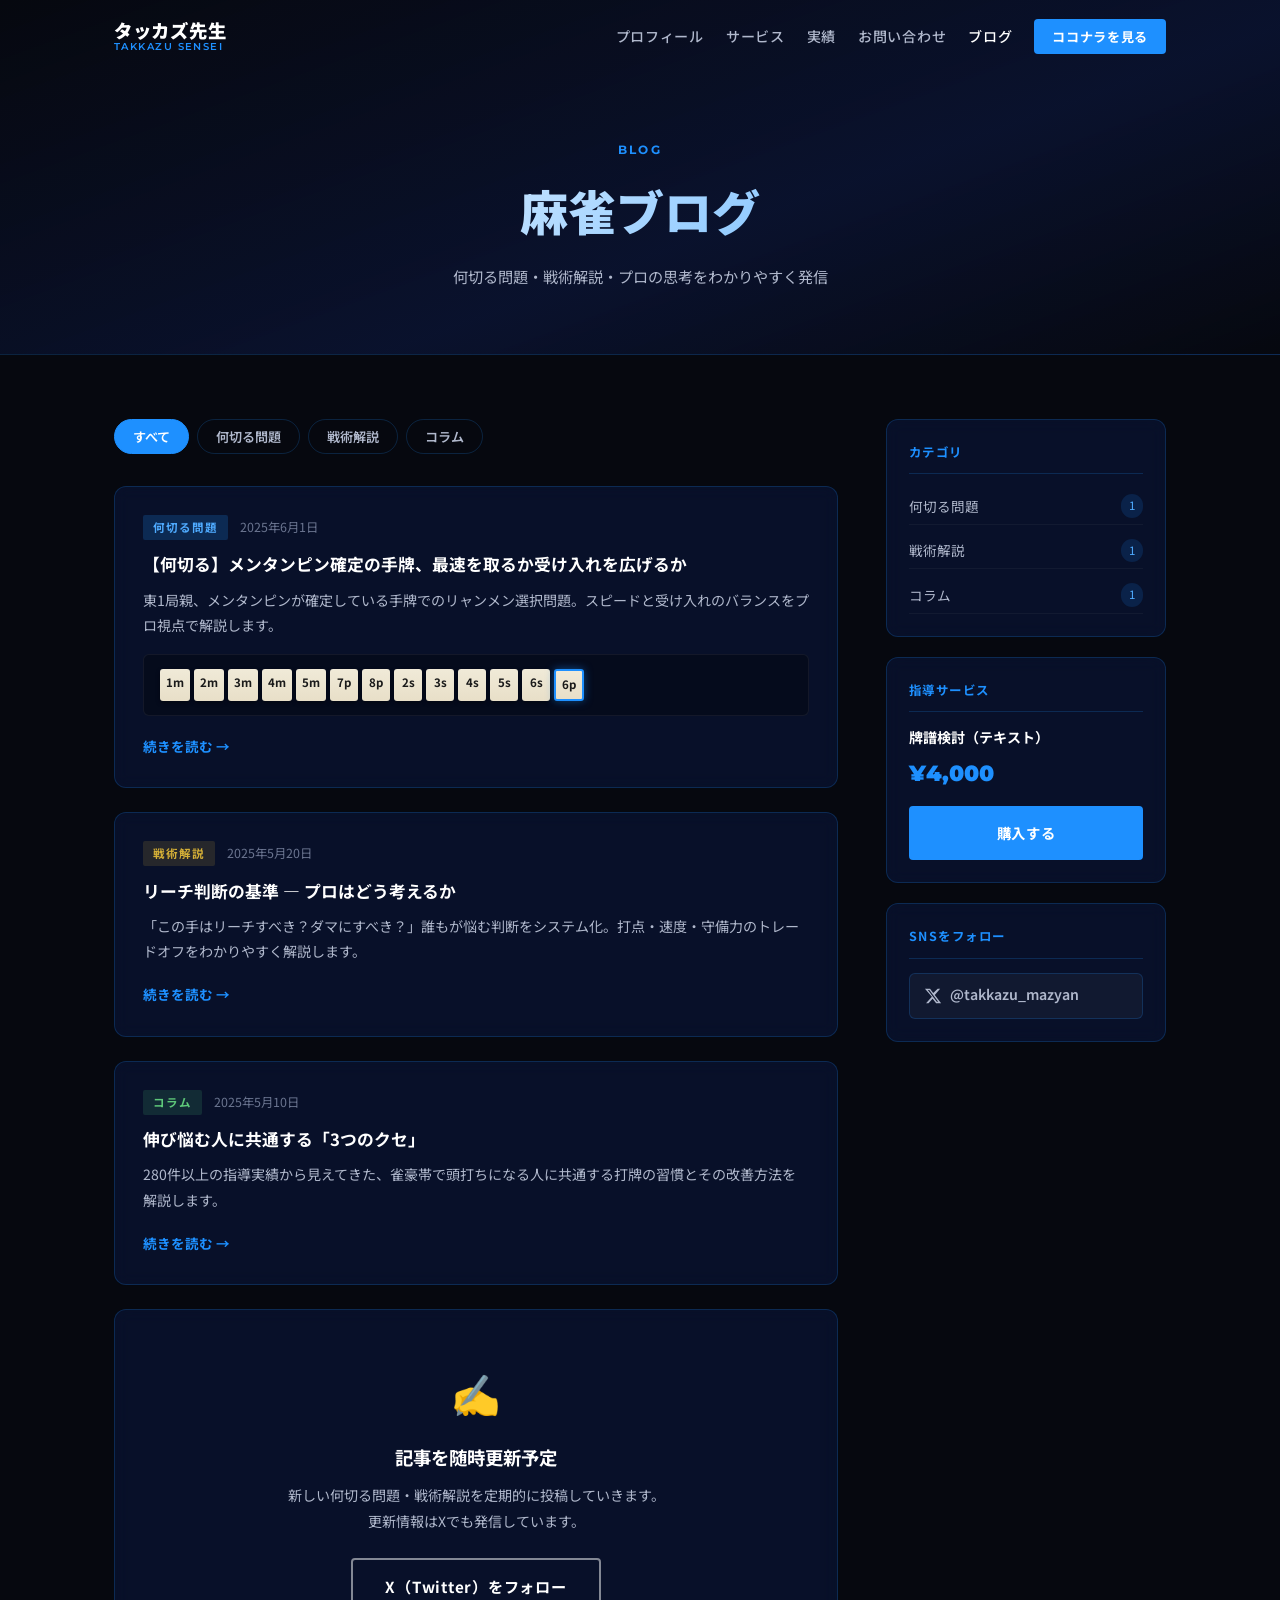
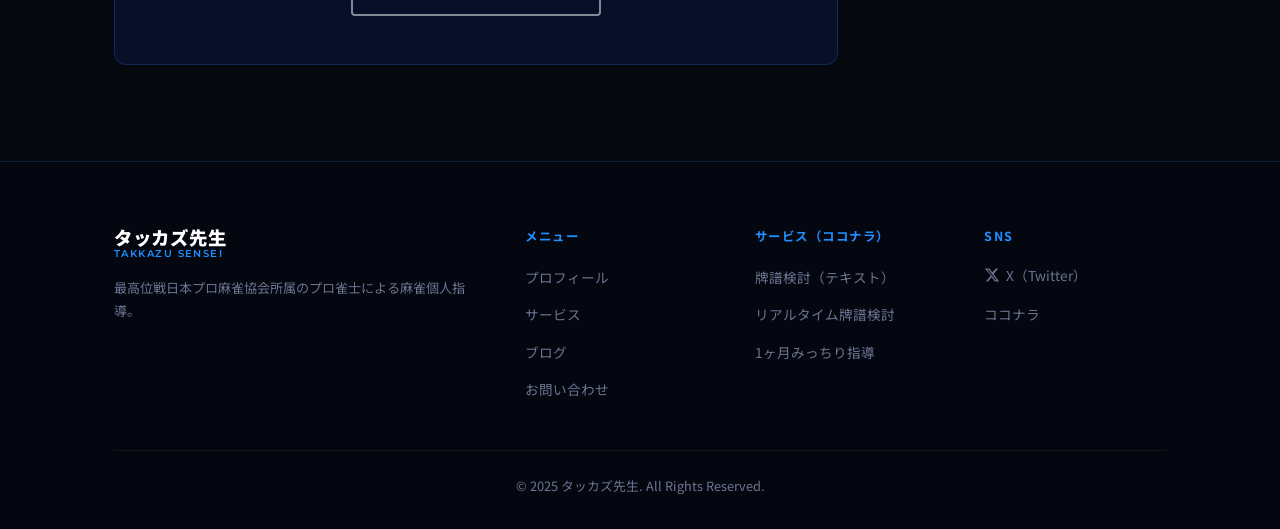
<file: blog.html>
<!DOCTYPE html>
<html lang="ja">
<head>
  <meta charset="UTF-8" />
  <meta name="viewport" content="width=device-width, initial-scale=1.0" />
  <title>ブログ | タッカズ先生</title>
  <meta name="description" content="タッカズ先生による麻雀ブログ。何切る問題・戦術解説・プロの考え方を発信。" />
  <link rel="stylesheet" href="style.css" />
  <link rel="stylesheet" href="blog.css" />
  <link rel="preconnect" href="https://fonts.googleapis.com" />
  <link href="https://fonts.googleapis.com/css2?family=Noto+Sans+JP:wght@300;400;500;700;900&family=Montserrat:wght@400;600;700;900&display=swap" rel="stylesheet" />
</head>
<body>

  <!-- HEADER (shared) -->
  <header id="header">
    <div class="header-inner container">
      <a href="index.html" class="logo">
        <span class="logo-main">タッカズ先生</span>
        <span class="logo-sub">TAKKAZU SENSEI</span>
      </a>
      <button class="nav-toggle" id="navToggle" aria-label="メニュー">
        <span></span><span></span><span></span>
      </button>
      <nav class="nav" id="nav">
        <ul>
          <li><a href="index.html#about">プロフィール</a></li>
          <li><a href="index.html#services">サービス</a></li>
          <li><a href="index.html#results">実績</a></li>
          <li><a href="index.html#contact">お問い合わせ</a></li>
          <li><a href="blog.html" class="active">ブログ</a></li>
          <li><a href="https://coconala.com/users/3330352" target="_blank" rel="noopener" class="btn-nav">ココナラを見る</a></li>
        </ul>
      </nav>
    </div>
  </header>

  <!-- BLOG HERO -->
  <section class="blog-hero">
    <div class="container">
      <p class="section-label">BLOG</p>
      <h1 class="blog-hero-title">麻雀ブログ</h1>
      <p class="blog-hero-desc">何切る問題・戦術解説・プロの思考をわかりやすく発信</p>
    </div>
  </section>

  <!-- BLOG MAIN -->
  <main class="blog-main">
    <div class="container">
      <div class="blog-layout">

        <!-- POSTS -->
        <div class="blog-posts">
          <div class="blog-filter">
            <button class="filter-btn active" data-cat="all">すべて</button>
            <button class="filter-btn" data-cat="nanikiru">何切る問題</button>
            <button class="filter-btn" data-cat="strategy">戦術解説</button>
            <button class="filter-btn" data-cat="column">コラム</button>
          </div>

          <!-- Sample Post 1 -->
          <article class="post-card" data-cat="nanikiru">
            <div class="post-meta">
              <span class="post-cat cat-nanikiru">何切る問題</span>
              <time class="post-date">2025年6月1日</time>
            </div>
            <h2 class="post-title">
              <a href="#">【何切る】メンタンピン確定の手牌、最速を取るか受け入れを広げるか</a>
            </h2>
            <p class="post-excerpt">
              東1局親、メンタンピンが確定している手牌でのリャンメン選択問題。スピードと受け入れのバランスをプロ視点で解説します。
            </p>
            <div class="post-hand">
              <span class="tile">1m</span><span class="tile">2m</span><span class="tile">3m</span>
              <span class="tile">4m</span><span class="tile">5m</span><span class="tile">7p</span>
              <span class="tile">8p</span><span class="tile">2s</span><span class="tile">3s</span>
              <span class="tile">4s</span><span class="tile">5s</span><span class="tile">6s</span>
              <span class="tile tile-draw">6p</span>
            </div>
            <a href="#" class="post-read-more">続きを読む →</a>
          </article>

          <!-- Sample Post 2 -->
          <article class="post-card" data-cat="strategy">
            <div class="post-meta">
              <span class="post-cat cat-strategy">戦術解説</span>
              <time class="post-date">2025年5月20日</time>
            </div>
            <h2 class="post-title">
              <a href="#">リーチ判断の基準 ― プロはどう考えるか</a>
            </h2>
            <p class="post-excerpt">
              「この手はリーチすべき？ダマにすべき？」誰もが悩む判断をシステム化。打点・速度・守備力のトレードオフをわかりやすく解説します。
            </p>
            <a href="#" class="post-read-more">続きを読む →</a>
          </article>

          <!-- Sample Post 3 -->
          <article class="post-card" data-cat="column">
            <div class="post-meta">
              <span class="post-cat cat-column">コラム</span>
              <time class="post-date">2025年5月10日</time>
            </div>
            <h2 class="post-title">
              <a href="#">伸び悩む人に共通する「3つのクセ」</a>
            </h2>
            <p class="post-excerpt">
              280件以上の指導実績から見えてきた、雀豪帯で頭打ちになる人に共通する打牌の習慣とその改善方法を解説します。
            </p>
            <a href="#" class="post-read-more">続きを読む →</a>
          </article>

          <!-- Coming soon notice -->
          <div class="blog-coming-soon">
            <div class="notice-icon">✍️</div>
            <h3>記事を随時更新予定</h3>
            <p>新しい何切る問題・戦術解説を定期的に投稿していきます。<br />更新情報はXでも発信しています。</p>
            <a href="https://twitter.com/takkazu_mazyan" target="_blank" rel="noopener" class="btn btn-outline">
              X（Twitter）をフォロー
            </a>
          </div>
        </div>

        <!-- SIDEBAR -->
        <aside class="blog-sidebar">
          <div class="sidebar-widget">
            <h3 class="widget-title">カテゴリ</h3>
            <ul class="widget-cats">
              <li><a href="#">何切る問題 <span>1</span></a></li>
              <li><a href="#">戦術解説 <span>1</span></a></li>
              <li><a href="#">コラム <span>1</span></a></li>
            </ul>
          </div>

          <div class="sidebar-widget">
            <h3 class="widget-title">指導サービス</h3>
            <div class="widget-service">
              <p class="widget-service-name">牌譜検討（テキスト）</p>
              <p class="widget-service-price">¥4,000</p>
              <a href="https://coconala.com/services/2770856" target="_blank" rel="noopener" class="btn btn-service">購入する</a>
            </div>
          </div>

          <div class="sidebar-widget">
            <h3 class="widget-title">SNSをフォロー</h3>
            <a href="https://twitter.com/takkazu_mazyan" target="_blank" rel="noopener" class="widget-sns">
              <svg viewBox="0 0 24 24" width="18" height="18" fill="currentColor"><path d="M18.244 2.25h3.308l-7.227 8.26 8.502 11.24H16.17l-4.714-6.231-5.401 6.231H2.744l7.73-8.835L1.254 2.25H8.08l4.259 5.63L18.244 2.25zm-1.161 17.52h1.833L7.084 4.126H5.117z"/></svg>
              @takkazu_mazyan
            </a>
          </div>
        </aside>

      </div>
    </div>
  </main>

  <!-- FOOTER (shared) -->
  <footer id="footer">
    <div class="container">
      <div class="footer-grid">
        <div class="footer-brand">
          <a href="index.html" class="logo">
            <span class="logo-main">タッカズ先生</span>
            <span class="logo-sub">TAKKAZU SENSEI</span>
          </a>
          <p class="footer-desc">最高位戦日本プロ麻雀協会所属のプロ雀士による麻雀個人指導。</p>
        </div>
        <div class="footer-nav">
          <h4>メニュー</h4>
          <ul>
            <li><a href="index.html#about">プロフィール</a></li>
            <li><a href="index.html#services">サービス</a></li>
            <li><a href="blog.html">ブログ</a></li>
            <li><a href="index.html#contact">お問い合わせ</a></li>
          </ul>
        </div>
        <div class="footer-nav">
          <h4>サービス（ココナラ）</h4>
          <ul>
            <li><a href="https://coconala.com/services/2770856" target="_blank" rel="noopener">牌譜検討（テキスト）</a></li>
            <li><a href="https://coconala.com/services/2635453" target="_blank" rel="noopener">リアルタイム牌譜検討</a></li>
            <li><a href="https://coconala.com/services/2705529" target="_blank" rel="noopener">1ヶ月みっちり指導</a></li>
          </ul>
        </div>
        <div class="footer-social">
          <h4>SNS</h4>
          <ul>
            <li>
              <a href="https://twitter.com/takkazu_mazyan" target="_blank" rel="noopener">
                <svg viewBox="0 0 24 24" width="16" height="16" fill="currentColor"><path d="M18.244 2.25h3.308l-7.227 8.26 8.502 11.24H16.17l-4.714-6.231-5.401 6.231H2.744l7.73-8.835L1.254 2.25H8.08l4.259 5.63L18.244 2.25zm-1.161 17.52h1.833L7.084 4.126H5.117z"/></svg>
                X（Twitter）
              </a>
            </li>
            <li><a href="https://coconala.com/users/3330352" target="_blank" rel="noopener">ココナラ</a></li>
          </ul>
        </div>
      </div>
      <div class="footer-bottom">
        <p>&copy; 2025 タッカズ先生. All Rights Reserved.</p>
      </div>
    </div>
  </footer>

  <script src="script.js"></script>
  <script>
    // Blog filter
    const filterBtns = document.querySelectorAll('.filter-btn');
    const posts = document.querySelectorAll('.post-card');
    filterBtns.forEach(btn => {
      btn.addEventListener('click', () => {
        filterBtns.forEach(b => b.classList.remove('active'));
        btn.classList.add('active');
        const cat = btn.dataset.cat;
        posts.forEach(post => {
          post.style.display = (cat === 'all' || post.dataset.cat === cat) ? 'block' : 'none';
        });
      });
    });
  </script>
</body>
</html>
</file>
<file: style.css>
/* ===========================
   RESET & BASE
   =========================== */
*, *::before, *::after { box-sizing: border-box; margin: 0; padding: 0; }

:root {
  --navy: #0D1B4B;
  --black: #0A0A0A;
  --blue:  #1E90FF;
  --blue-light: #4FABFF;
  --blue-dark: #0C6DD4;
  --white: #FFFFFF;
  --gray: #B0B8CC;
  --gray-dark: #6B7590;
  --gold: #D4AF37;
  --bg-dark: #06080F;
  --bg-card: rgba(13, 27, 75, 0.45);
  --border: rgba(30, 144, 255, 0.2);
  --font-jp: 'Noto Sans JP', sans-serif;
  --font-en: 'Montserrat', sans-serif;
  --radius: 12px;
  --shadow: 0 8px 32px rgba(0,0,0,0.5);
}

html { scroll-behavior: smooth; }

body {
  font-family: var(--font-jp);
  background: var(--bg-dark);
  color: var(--white);
  line-height: 1.7;
  overflow-x: hidden;
}

a { color: inherit; text-decoration: none; transition: color .2s, opacity .2s; }
a:hover { opacity: .8; }
img { max-width: 100%; display: block; }
ul { list-style: none; }

.container {
  max-width: 1100px;
  margin: 0 auto;
  padding: 0 24px;
}

/* ===========================
   BUTTONS
   =========================== */
.btn {
  display: inline-block;
  padding: 14px 32px;
  border-radius: 4px;
  font-weight: 700;
  font-family: var(--font-jp);
  cursor: pointer;
  transition: all .25s;
  font-size: .95rem;
  letter-spacing: .05em;
}
.btn-primary {
  background: var(--blue);
  color: var(--white);
  border: 2px solid var(--blue);
}
.btn-primary:hover {
  background: var(--blue-light);
  border-color: var(--blue-light);
  opacity: 1;
  transform: translateY(-2px);
  box-shadow: 0 6px 24px rgba(30,144,255,.4);
}
.btn-outline {
  background: transparent;
  color: var(--white);
  border: 2px solid rgba(255,255,255,.5);
}
.btn-outline:hover {
  border-color: var(--blue);
  color: var(--blue);
  opacity: 1;
  transform: translateY(-2px);
}
.btn-service {
  display: block;
  width: 100%;
  text-align: center;
  background: var(--blue);
  color: var(--white);
  border: 2px solid var(--blue);
  padding: 13px;
  border-radius: 4px;
  font-weight: 700;
  font-size: .9rem;
  transition: all .25s;
}
.btn-service:hover {
  background: var(--blue-light);
  border-color: var(--blue-light);
  opacity: 1;
  transform: translateY(-2px);
  box-shadow: 0 6px 20px rgba(30,144,255,.4);
}

/* ===========================
   SECTION COMMON
   =========================== */
section { padding: 96px 0; }

.section-header {
  text-align: center;
  margin-bottom: 64px;
}
.section-label {
  font-family: var(--font-en);
  font-size: .75rem;
  font-weight: 700;
  letter-spacing: .2em;
  color: var(--blue);
  margin-bottom: 10px;
  text-transform: uppercase;
}
.section-title {
  font-size: clamp(1.6rem, 3vw, 2.4rem);
  font-weight: 900;
  line-height: 1.3;
  background: linear-gradient(135deg, var(--white), var(--blue-light));
  -webkit-background-clip: text;
  -webkit-text-fill-color: transparent;
  background-clip: text;
}
.section-desc {
  margin-top: 16px;
  color: var(--gray);
  font-size: .95rem;
  max-width: 600px;
  margin-left: auto;
  margin-right: auto;
}

.accent { color: var(--blue); }

/* ===========================
   HEADER
   =========================== */
#header {
  position: fixed;
  top: 0; left: 0; right: 0;
  z-index: 100;
  transition: background .3s, box-shadow .3s;
  padding: 0;
}
#header.scrolled {
  background: rgba(6, 8, 15, .95);
  backdrop-filter: blur(12px);
  box-shadow: 0 2px 20px rgba(0,0,0,.5);
}
.header-inner {
  display: flex;
  align-items: center;
  justify-content: space-between;
  height: 72px;
}
.logo {
  display: flex;
  flex-direction: column;
  line-height: 1.2;
}
.logo-main {
  font-size: 1.15rem;
  font-weight: 900;
  color: var(--white);
  letter-spacing: .04em;
}
.logo-sub {
  font-family: var(--font-en);
  font-size: .6rem;
  font-weight: 600;
  color: var(--blue);
  letter-spacing: .15em;
}
.nav ul {
  display: flex;
  align-items: center;
  gap: 22px;
}
.nav a {
  font-size: .88rem;
  font-weight: 500;
  color: var(--gray);
  letter-spacing: .05em;
}
.nav a:hover { color: var(--white); opacity: 1; }
.btn-nav {
  background: var(--blue);
  color: var(--white) !important;
  padding: 8px 18px;
  border-radius: 4px;
  font-weight: 700 !important;
  font-size: .82rem !important;
}
.btn-nav:hover { background: var(--blue-light); opacity: 1 !important; }

.nav-toggle {
  display: none;
  flex-direction: column;
  gap: 5px;
  background: none;
  border: none;
  cursor: pointer;
  padding: 4px;
}
.nav-toggle span {
  display: block;
  width: 24px;
  height: 2px;
  background: var(--white);
  border-radius: 2px;
  transition: all .3s;
}
.nav-toggle.open span:nth-child(1) { transform: translateY(7px) rotate(45deg); }
.nav-toggle.open span:nth-child(2) { opacity: 0; }
.nav-toggle.open span:nth-child(3) { transform: translateY(-7px) rotate(-45deg); }

/* ===========================
   HERO
   =========================== */
#hero {
  position: relative;
  min-height: 100vh;
  display: flex;
  align-items: center;
  padding: 120px 0 80px;
  overflow: hidden;
}
.hero-bg {
  position: absolute;
  inset: 0;
  background:
    radial-gradient(ellipse 70% 60% at 60% 40%, rgba(13,27,75,.9) 0%, transparent 70%),
    radial-gradient(ellipse 50% 50% at 20% 80%, rgba(30,144,255,.12) 0%, transparent 60%),
    linear-gradient(160deg, #06080F 0%, #0D1B4B 50%, #06080F 100%);
  z-index: 0;
}
.hero-bg::after {
  content: '';
  position: absolute;
  inset: 0;
  background-image:
    radial-gradient(circle at 80% 20%, rgba(30,144,255,.06) 0%, transparent 40%),
    repeating-linear-gradient(
      0deg, transparent, transparent 80px,
      rgba(30,144,255,.03) 80px, rgba(30,144,255,.03) 81px
    ),
    repeating-linear-gradient(
      90deg, transparent, transparent 80px,
      rgba(30,144,255,.03) 80px, rgba(30,144,255,.03) 81px
    );
}
.hero-content {
  position: relative;
  z-index: 1;
  max-width: 700px;
}
.hero-badge {
  display: inline-block;
  background: rgba(30,144,255,.15);
  border: 1px solid rgba(30,144,255,.4);
  color: var(--blue-light);
  font-size: .8rem;
  font-weight: 700;
  letter-spacing: .1em;
  padding: 6px 16px;
  border-radius: 2px;
  margin-bottom: 24px;
}
.hero-title {
  font-size: clamp(2rem, 5vw, 3.4rem);
  font-weight: 900;
  line-height: 1.25;
  margin-bottom: 20px;
  letter-spacing: -.01em;
}
.hero-title .accent {
  background: linear-gradient(90deg, var(--blue), var(--blue-light));
  -webkit-background-clip: text;
  -webkit-text-fill-color: transparent;
  background-clip: text;
}
.hero-subtitle {
  font-size: clamp(.9rem, 2vw, 1.05rem);
  color: var(--gray);
  letter-spacing: .1em;
  margin-bottom: 16px;
}
.hero-catchcopy {
  font-size: clamp(.95rem, 2vw, 1.15rem);
  font-weight: 700;
  color: var(--white);
  letter-spacing: .04em;
  margin-bottom: 10px;
  padding: 10px 18px;
  background: rgba(30,144,255,.12);
  border-left: 3px solid var(--blue);
  border-radius: 0 6px 6px 0;
  display: inline-block;
}
.hero-desc {
  color: var(--gray);
  font-size: 1.05rem;
  line-height: 1.8;
  margin-top: 8px;
  margin-bottom: 40px;
}
.hero-stats {
  display: flex;
  align-items: center;
  gap: 32px;
  margin-bottom: 40px;
}
.stat { display: flex; flex-direction: column; }
.stat-num {
  font-family: var(--font-en);
  font-size: 2.4rem;
  font-weight: 900;
  color: var(--blue);
  line-height: 1;
}
.stat-num small { font-size: 1rem; }
.stat-label {
  font-size: .78rem;
  color: var(--gray);
  margin-top: 4px;
  letter-spacing: .05em;
}
.stat-divider {
  width: 1px;
  height: 48px;
  background: var(--border);
}
.hero-actions {
  display: flex;
  gap: 16px;
  flex-wrap: wrap;
}
.hero-scroll {
  position: absolute;
  bottom: 32px;
  left: 50%;
  transform: translateX(-50%);
  z-index: 1;
}
.hero-scroll span {
  display: block;
  width: 24px;
  height: 40px;
  border: 2px solid rgba(255,255,255,.3);
  border-radius: 12px;
  position: relative;
}
.hero-scroll span::after {
  content: '';
  position: absolute;
  top: 6px;
  left: 50%;
  transform: translateX(-50%);
  width: 4px;
  height: 8px;
  background: var(--blue);
  border-radius: 2px;
  animation: scroll 1.8s infinite;
}
@keyframes scroll {
  0% { opacity: 1; top: 6px; }
  100% { opacity: 0; top: 22px; }
}

/* ===========================
   ABOUT
   =========================== */
#about {
  background: linear-gradient(180deg, var(--bg-dark) 0%, rgba(13,27,75,.3) 50%, var(--bg-dark) 100%);
}
.about-grid {
  display: grid;
  grid-template-columns: 280px 1fr;
  gap: 64px;
  align-items: start;
}
.about-photo {
  width: 100%;
  border-radius: var(--radius);
  border: 1px solid var(--border);
  object-fit: cover;
  display: block;
}
.about-name {
  font-size: 1.8rem;
  font-weight: 900;
  margin-bottom: 28px;
  padding-bottom: 16px;
  border-bottom: 1px solid var(--border);
}
.career-list { display: flex; flex-direction: column; gap: 20px; margin-bottom: 28px; }
.career-list li {
  display: flex;
  gap: 16px;
  align-items: flex-start;
}
.career-icon { font-size: 1.3rem; flex-shrink: 0; margin-top: 2px; }
.career-list strong {
  display: block;
  font-weight: 700;
  color: var(--white);
  margin-bottom: 2px;
}
.career-list p { color: var(--gray); font-size: .88rem; }
.about-message {
  font-size: 1rem;
  line-height: 1.8;
  color: var(--blue-light);
  background: rgba(30,144,255,.08);
  border-left: 3px solid var(--blue);
  padding: 16px 20px;
  border-radius: 0 var(--radius) var(--radius) 0;
  margin-bottom: 28px;
}
.about-links { display: flex; gap: 16px; flex-wrap: wrap; align-items: center; }
.link-sns, .link-coconala {
  display: inline-flex;
  align-items: center;
  gap: 6px;
  font-size: .88rem;
  font-weight: 600;
  color: var(--gray);
  padding: 8px 16px;
  border: 1px solid var(--border);
  border-radius: 4px;
  transition: all .2s;
}
.link-sns:hover, .link-coconala:hover {
  color: var(--blue);
  border-color: var(--blue);
  opacity: 1;
  background: rgba(30,144,255,.05);
}

/* ===========================
   RESULTS
   =========================== */
#results {
  background: linear-gradient(135deg, rgba(13,27,75,.6) 0%, var(--bg-dark) 100%);
  border-top: 1px solid var(--border);
  border-bottom: 1px solid var(--border);
}
.results-grid {
  display: grid;
  grid-template-columns: repeat(3, 1fr);
  gap: 32px;
}
.result-card {
  display: flex;
  flex-direction: column;
  align-items: center;
  gap: 12px;
  padding: 40px 24px;
  background: var(--bg-card);
  border: 1px solid var(--border);
  border-radius: var(--radius);
  backdrop-filter: blur(8px);
}
.result-num {
  font-family: var(--font-en);
  font-size: 3rem;
  font-weight: 900;
  color: var(--blue);
  line-height: 1;
}
.result-num small { font-size: 1.4rem; }
.result-label {
  font-size: .85rem;
  color: var(--gray);
  text-align: center;
  letter-spacing: .05em;
}

/* ===========================
   SERVICES
   =========================== */
#services {
  background: var(--bg-dark);
}
.services-grid {
  display: grid;
  grid-template-columns: repeat(3, 1fr);
  gap: 24px;
  align-items: start;
}
.service-card {
  position: relative;
  background: var(--bg-card);
  border: 1px solid var(--border);
  border-radius: var(--radius);
  padding: 32px 24px;
  backdrop-filter: blur(8px);
  transition: transform .3s, box-shadow .3s;
}
.service-card:hover {
  transform: translateY(-6px);
  box-shadow: 0 16px 48px rgba(30,144,255,.2);
}
.service-card--featured {
  border-color: var(--blue);
  background: rgba(30,144,255,.1);
  box-shadow: 0 0 32px rgba(30,144,255,.12);
}
.service-badge {
  position: absolute;
  top: -12px;
  left: 20px;
  background: var(--navy);
  border: 1px solid rgba(212,175,55,.6);
  color: var(--gold);
  font-size: .72rem;
  font-weight: 700;
  letter-spacing: .08em;
  padding: 4px 12px;
  border-radius: 2px;
}
.service-badge--blue {
  border-color: var(--blue);
  color: var(--blue-light);
}
.service-badge--gold {
  border-color: var(--gold);
  color: var(--gold);
}
.service-icon { font-size: 2.2rem; margin-bottom: 12px; }
.service-name {
  font-size: 1.15rem;
  font-weight: 900;
  margin-bottom: 4px;
  line-height: 1.4;
}
.service-type {
  display: block;
  font-size: .75rem;
  font-weight: 500;
  color: var(--blue-light);
  margin-top: 4px;
}
.service-price {
  font-family: var(--font-en);
  font-size: 2rem;
  font-weight: 900;
  color: var(--blue);
  margin: 16px 0;
  line-height: 1;
}
.service-price small { font-size: .9rem; color: var(--gray); }
.service-features {
  display: flex;
  flex-direction: column;
  gap: 8px;
  margin-bottom: 20px;
}
.service-features li {
  font-size: .88rem;
  color: var(--gray);
  padding-left: 18px;
  position: relative;
}
.service-features li::before {
  content: '✓';
  position: absolute;
  left: 0;
  color: var(--blue);
  font-weight: 700;
}
.service-target {
  font-size: .78rem;
  color: var(--gray-dark);
  background: rgba(255,255,255,.04);
  border: 1px solid rgba(255,255,255,.08);
  border-radius: 4px;
  padding: 6px 12px;
  margin-bottom: 20px;
}

/* ===========================
   BLOG LINK
   =========================== */
#blog-link {
  padding: 48px 0;
  background: linear-gradient(135deg, rgba(13,27,75,.5), var(--bg-dark));
  border-top: 1px solid var(--border);
}
.blog-banner {
  display: flex;
  align-items: center;
  justify-content: space-between;
  gap: 32px;
  background: var(--bg-card);
  border: 1px solid var(--border);
  border-radius: var(--radius);
  padding: 40px 48px;
  backdrop-filter: blur(8px);
}
.blog-banner-text h2 {
  font-size: 1.5rem;
  font-weight: 900;
  margin: 8px 0;
}
.blog-banner-text p { color: var(--gray); font-size: .9rem; }
.coming-soon-badge {
  flex-shrink: 0;
  font-family: var(--font-en);
  font-size: 1rem;
  font-weight: 700;
  letter-spacing: .15em;
  color: var(--blue-light);
  border: 2px solid var(--blue);
  border-radius: 4px;
  padding: 12px 28px;
  background: rgba(30,144,255,.08);
}

/* ===========================
   CONTACT
   =========================== */
#contact {
  background: linear-gradient(180deg, var(--bg-dark) 0%, rgba(13,27,75,.4) 100%);
}
.contact-topics {
  display: flex;
  flex-wrap: wrap;
  gap: 12px;
  justify-content: center;
  margin-bottom: 48px;
}
.contact-topics span {
  background: rgba(30,144,255,.1);
  border: 1px solid var(--border);
  color: var(--blue-light);
  font-size: .82rem;
  font-weight: 600;
  padding: 8px 18px;
  border-radius: 100px;
}
.contact-form-area {
  max-width: 640px;
  margin: 0 auto;
}
.contact-notice {
  background: var(--bg-card);
  border: 1px solid var(--border);
  border-radius: var(--radius);
  padding: 48px 40px;
  text-align: center;
  backdrop-filter: blur(8px);
}
.notice-icon { font-size: 2.5rem; margin-bottom: 16px; }
.contact-notice h3 {
  font-size: 1.3rem;
  font-weight: 700;
  margin-bottom: 12px;
}
.contact-notice p {
  color: var(--gray);
  font-size: .92rem;
  line-height: 1.8;
  margin-bottom: 28px;
}

/* ===========================
   FOOTER
   =========================== */
#footer {
  background: #050710;
  border-top: 1px solid var(--border);
  padding: 64px 0 32px;
}
.footer-grid {
  display: grid;
  grid-template-columns: 2fr 1fr 1fr 1fr;
  gap: 48px;
  margin-bottom: 48px;
}
.footer-brand .logo { margin-bottom: 16px; }
.footer-desc {
  color: var(--gray-dark);
  font-size: .82rem;
  line-height: 1.8;
}
.footer-nav h4, .footer-social h4 {
  font-size: .78rem;
  font-weight: 700;
  letter-spacing: .12em;
  color: var(--blue);
  text-transform: uppercase;
  margin-bottom: 16px;
}
.footer-nav ul, .footer-social ul {
  display: flex;
  flex-direction: column;
  gap: 10px;
}
.footer-nav a, .footer-social a {
  color: var(--gray-dark);
  font-size: .85rem;
  display: inline-flex;
  align-items: center;
  gap: 6px;
  transition: color .2s;
}
.footer-nav a:hover, .footer-social a:hover { color: var(--white); opacity: 1; }
.footer-bottom {
  border-top: 1px solid rgba(255,255,255,.06);
  padding-top: 24px;
  text-align: center;
  color: var(--gray-dark);
  font-size: .8rem;
}

/* ===========================
   RESPONSIVE
   =========================== */
@media (max-width: 900px) {
  .services-grid { grid-template-columns: 1fr; max-width: 480px; margin: 0 auto; }
  .results-grid { grid-template-columns: repeat(3, 1fr); gap: 16px; }
  .footer-grid { grid-template-columns: 1fr 1fr; gap: 32px; }
  .footer-brand { grid-column: 1 / -1; }
  .about-grid { grid-template-columns: 1fr; }
  .about-image { display: none; }
}

@media (max-width: 768px) {
  section { padding: 72px 0; }
  .nav {
    display: none;
    position: fixed;
    top: 72px; left: 0; right: 0;
    background: rgba(6,8,15,.97);
    backdrop-filter: blur(16px);
    padding: 32px 24px;
    border-bottom: 1px solid var(--border);
  }
  .nav.open { display: block; }
  .nav ul {
    flex-direction: column;
    gap: 0;
    align-items: stretch;
  }
  .nav ul li { border-bottom: 1px solid rgba(255,255,255,.06); }
  .nav a {
    display: block;
    padding: 14px 0;
    font-size: 1rem;
  }
  .btn-nav { margin-top: 12px; text-align: center; }
  .nav-toggle { display: flex; }
  .hero-stats { gap: 20px; }
  .stat-num { font-size: 1.8rem; }
  .hero-actions { flex-direction: column; }
  .hero-actions .btn { text-align: center; }
  .blog-banner { flex-direction: column; text-align: center; }
  .results-grid { grid-template-columns: 1fr; max-width: 320px; margin: 0 auto; }
}

@media (max-width: 480px) {
  .hero-title { font-size: 1.9rem; }
  .contact-notice { padding: 32px 20px; }
  .footer-grid { grid-template-columns: 1fr; gap: 28px; }
}
</file>
<file: pages.css>
/* ===========================
   PAGE HEADER（内ページ共通ヒーロー）
   =========================== */
.page-header {
  padding: 140px 0 80px;
  background: linear-gradient(160deg, #06080F 0%, #0D1B4B 60%, #06080F 100%);
  position: relative;
  overflow: hidden;
  border-bottom: 1px solid rgba(30,144,255,.2);
  text-align: center;
}
.page-header::before {
  content: '';
  position: absolute;
  inset: 0;
  background: radial-gradient(ellipse 60% 80% at 50% 50%, rgba(30,144,255,.08) 0%, transparent 70%);
}
.page-header-content { position: relative; z-index: 1; }
.page-label {
  font-family: 'Montserrat', sans-serif;
  font-size: .75rem;
  font-weight: 700;
  letter-spacing: .2em;
  color: #1E90FF;
  text-transform: uppercase;
  margin-bottom: 12px;
}
.page-title {
  font-size: clamp(1.8rem, 4vw, 3rem);
  font-weight: 900;
  background: linear-gradient(135deg, #FFFFFF, #4FABFF);
  -webkit-background-clip: text;
  -webkit-text-fill-color: transparent;
  background-clip: text;
  margin-bottom: 16px;
  line-height: 1.3;
}
.page-desc {
  color: #B0B8CC;
  font-size: 1rem;
  max-width: 600px;
  margin: 0 auto;
  line-height: 1.8;
}
.breadcrumb {
  display: flex;
  align-items: center;
  gap: 6px;
  font-size: .8rem;
  color: #6B7590;
  justify-content: center;
  margin-bottom: 20px;
}
.breadcrumb a { color: #4FABFF; }
.breadcrumb a:hover { opacity: .8; }
.breadcrumb-sep { margin: 0 2px; }

/* ===========================
   PRICE HIGHLIGHT BOX
   =========================== */
.price-box {
  background: rgba(13,27,75,.45);
  border: 1px solid rgba(30,144,255,.2);
  border-radius: 12px;
  padding: 40px;
  text-align: center;
  backdrop-filter: blur(8px);
}
.price-box .price-num {
  font-family: 'Montserrat', sans-serif;
  font-size: 3.5rem;
  font-weight: 900;
  color: #1E90FF;
  line-height: 1;
  margin-bottom: 8px;
}
.price-box .price-note { color: #B0B8CC; font-size: .9rem; }

/* ===========================
   SERVICE DETAIL LAYOUT
   =========================== */
.service-detail-grid {
  display: grid;
  grid-template-columns: 1fr 300px;
  gap: 48px;
  align-items: start;
}
.detail-section { margin-bottom: 48px; }
.detail-section h2 {
  font-size: 1.3rem;
  font-weight: 900;
  margin-bottom: 20px;
  padding-bottom: 10px;
  border-bottom: 1px solid rgba(30,144,255,.2);
  color: #4FABFF;
}
.detail-list {
  display: flex;
  flex-direction: column;
  gap: 12px;
}
.detail-list li {
  display: flex;
  gap: 12px;
  align-items: flex-start;
  font-size: .95rem;
  color: #B0B8CC;
  line-height: 1.7;
}
.detail-list li::before {
  content: '✓';
  color: #1E90FF;
  font-weight: 700;
  flex-shrink: 0;
  margin-top: 2px;
}
.flow-list {
  display: flex;
  flex-direction: column;
  gap: 0;
  counter-reset: flow;
}
.flow-item {
  display: flex;
  gap: 20px;
  align-items: flex-start;
  position: relative;
  padding-bottom: 28px;
}
.flow-item:last-child { padding-bottom: 0; }
.flow-item:not(:last-child)::before {
  content: '';
  position: absolute;
  left: 19px;
  top: 40px;
  width: 2px;
  height: calc(100% - 16px);
  background: rgba(30,144,255,.2);
}
.flow-num {
  flex-shrink: 0;
  width: 40px;
  height: 40px;
  border-radius: 50%;
  background: rgba(30,144,255,.15);
  border: 2px solid #1E90FF;
  display: flex;
  align-items: center;
  justify-content: center;
  font-family: 'Montserrat', sans-serif;
  font-weight: 900;
  font-size: .9rem;
  color: #1E90FF;
  margin-top: 2px;
}
.flow-body strong { display: block; font-size: .95rem; margin-bottom: 4px; color: #FFFFFF; }
.flow-body p { font-size: .88rem; color: #B0B8CC; line-height: 1.7; }

.target-box {
  background: rgba(30,144,255,.08);
  border: 1px solid rgba(30,144,255,.2);
  border-radius: 8px;
  padding: 20px 24px;
  font-size: .9rem;
  color: #B0B8CC;
  line-height: 1.7;
}
.target-box strong { color: #4FABFF; display: block; margin-bottom: 6px; }

.sidebar-cta {
  position: sticky;
  top: 96px;
  display: flex;
  flex-direction: column;
  gap: 16px;
}
.sidebar-cta .price-box { margin-bottom: 0; }

/* ===========================
   VOICE / REVIEW CARDS
   =========================== */
.voice-stats-grid {
  display: grid;
  grid-template-columns: repeat(3, 1fr);
  gap: 24px;
  margin-bottom: 64px;
}
.voice-stat-card {
  background: rgba(13,27,75,.45);
  border: 1px solid rgba(30,144,255,.2);
  border-radius: 12px;
  padding: 32px 24px;
  text-align: center;
  backdrop-filter: blur(8px);
}
.voice-stat-num {
  font-family: 'Montserrat', sans-serif;
  font-size: 2.8rem;
  font-weight: 900;
  color: #1E90FF;
  line-height: 1;
  margin-bottom: 8px;
}
.voice-stat-num small { font-size: 1.3rem; }
.voice-stat-label { font-size: .82rem; color: #B0B8CC; letter-spacing: .05em; }

.voice-grid {
  display: grid;
  grid-template-columns: repeat(2, 1fr);
  gap: 24px;
}
.voice-card {
  background: rgba(13,27,75,.45);
  border: 1px solid rgba(30,144,255,.2);
  border-radius: 12px;
  padding: 28px;
  backdrop-filter: blur(8px);
  display: flex;
  flex-direction: column;
}
.voice-stars {
  color: #D4AF37;
  font-size: 1rem;
  letter-spacing: .05em;
  margin-bottom: 10px;
}
.voice-text {
  color: #FFFFFF;
  font-size: .92rem;
  line-height: 1.85;
  margin-bottom: 16px;
  flex: 1;
}
.voice-meta {
  display: flex;
  align-items: center;
  gap: 10px;
  flex-wrap: wrap;
}
.voice-author { font-size: .8rem; color: #6B7590; }
.voice-service-tag {
  font-size: .72rem;
  background: rgba(30,144,255,.1);
  border: 1px solid rgba(30,144,255,.2);
  color: #4FABFF;
  padding: 3px 10px;
  border-radius: 2px;
}

/* ===========================
   SERVICES LIST PAGE
   =========================== */
.services-list-grid {
  display: grid;
  grid-template-columns: repeat(3, 1fr);
  gap: 28px;
}
.service-list-card {
  background: rgba(13,27,75,.45);
  border: 1px solid rgba(30,144,255,.2);
  border-radius: 12px;
  padding: 36px 28px;
  backdrop-filter: blur(8px);
  transition: transform .3s, box-shadow .3s;
  display: flex;
  flex-direction: column;
}
.service-list-card:hover {
  transform: translateY(-6px);
  box-shadow: 0 16px 48px rgba(30,144,255,.2);
}
.service-list-card--featured {
  border-color: #1E90FF;
  background: rgba(30,144,255,.1);
}
.service-list-icon { font-size: 2.5rem; margin-bottom: 16px; }
.service-list-name {
  font-size: 1.2rem;
  font-weight: 900;
  margin-bottom: 6px;
  line-height: 1.4;
}
.service-list-type {
  font-size: .75rem;
  color: #4FABFF;
  margin-bottom: 16px;
  display: block;
}
.service-list-price {
  font-family: 'Montserrat', sans-serif;
  font-size: 2.2rem;
  font-weight: 900;
  color: #1E90FF;
  line-height: 1;
  margin-bottom: 16px;
}
.service-list-price small { font-size: .85rem; color: #B0B8CC; }
.service-list-desc {
  color: #B0B8CC;
  font-size: .88rem;
  line-height: 1.75;
  margin-bottom: 24px;
  flex: 1;
}
.service-list-links {
  display: flex;
  flex-direction: column;
  gap: 10px;
}
.btn-detail {
  display: block;
  text-align: center;
  padding: 11px;
  border-radius: 4px;
  font-size: .85rem;
  font-weight: 700;
  background: transparent;
  border: 1px solid rgba(30,144,255,.4);
  color: #4FABFF;
  transition: all .2s;
}
.btn-detail:hover {
  background: rgba(30,144,255,.1);
  border-color: #1E90FF;
  opacity: 1;
}

/* ===========================
   PROFILE PAGE
   =========================== */
.profile-grid {
  display: grid;
  grid-template-columns: 300px 1fr;
  gap: 64px;
  align-items: start;
}
.profile-photo {
  width: 100%;
  border-radius: 12px;
  border: 1px solid rgba(30,144,255,.2);
  object-fit: cover;
}
.profile-stats {
  display: grid;
  grid-template-columns: 1fr 1fr;
  gap: 16px;
  margin-top: 24px;
}
.profile-stat {
  background: rgba(13,27,75,.45);
  border: 1px solid rgba(30,144,255,.2);
  border-radius: 8px;
  padding: 16px;
  text-align: center;
}
.profile-stat-num {
  font-family: 'Montserrat', sans-serif;
  font-size: 1.8rem;
  font-weight: 900;
  color: #1E90FF;
  line-height: 1;
}
.profile-stat-num small { font-size: .9rem; }
.profile-stat-label { font-size: .72rem; color: #B0B8CC; margin-top: 4px; }
.profile-name {
  font-size: 2rem;
  font-weight: 900;
  margin-bottom: 8px;
}
.profile-title-en {
  font-family: 'Montserrat', sans-serif;
  font-size: .85rem;
  font-weight: 600;
  color: #4FABFF;
  letter-spacing: .15em;
  margin-bottom: 28px;
}
.profile-section-title {
  font-size: 1rem;
  font-weight: 700;
  color: #4FABFF;
  letter-spacing: .1em;
  text-transform: uppercase;
  font-family: 'Montserrat', sans-serif;
  margin-bottom: 16px;
  padding-bottom: 8px;
  border-bottom: 1px solid rgba(30,144,255,.2);
}

/* ===========================
   RESPONSIVE — INNER PAGES
   =========================== */
@media (max-width: 900px) {
  .service-detail-grid { grid-template-columns: 1fr; }
  .sidebar-cta { position: static; }
  .profile-grid { grid-template-columns: 1fr; }
  .profile-grid .about-image { display: block; max-width: 260px; margin: 0 auto; }
  .services-list-grid { grid-template-columns: 1fr; max-width: 480px; margin: 0 auto; }
  .voice-grid { grid-template-columns: 1fr; }
  .voice-stats-grid { grid-template-columns: 1fr; max-width: 320px; margin: 0 auto 48px; }
}
@media (max-width: 768px) {
  .service-detail-grid { gap: 32px; }
  .profile-grid { gap: 40px; }
}
@media (max-width: 480px) {
  .page-header { padding: 120px 0 60px; }
  .price-box { padding: 28px 20px; }
  .price-box .price-num { font-size: 2.8rem; }
}
</file>
<file: blog.css>
/* Blog-specific styles */

.blog-hero {
  padding: 140px 0 64px;
  background: linear-gradient(160deg, #06080F 0%, rgba(13,27,75,.5) 60%, #06080F 100%);
  border-bottom: 1px solid var(--border);
  text-align: center;
}
.blog-hero-title {
  font-size: clamp(2rem, 4vw, 3rem);
  font-weight: 900;
  background: linear-gradient(135deg, var(--white), var(--blue-light));
  -webkit-background-clip: text;
  -webkit-text-fill-color: transparent;
  background-clip: text;
  margin: 10px 0 12px;
}
.blog-hero-desc { color: var(--gray); font-size: .95rem; }

.blog-main { padding: 64px 0 96px; }

.blog-layout {
  display: grid;
  grid-template-columns: 1fr 280px;
  gap: 48px;
  align-items: start;
}

/* FILTER */
.blog-filter {
  display: flex;
  gap: 8px;
  flex-wrap: wrap;
  margin-bottom: 32px;
}
.filter-btn {
  background: transparent;
  border: 1px solid var(--border);
  color: var(--gray);
  padding: 7px 18px;
  border-radius: 100px;
  font-size: .82rem;
  font-weight: 600;
  cursor: pointer;
  font-family: var(--font-jp);
  transition: all .2s;
}
.filter-btn:hover, .filter-btn.active {
  background: var(--blue);
  border-color: var(--blue);
  color: var(--white);
}

/* POSTS */
.post-card {
  background: var(--bg-card);
  border: 1px solid var(--border);
  border-radius: var(--radius);
  padding: 28px;
  margin-bottom: 24px;
  backdrop-filter: blur(8px);
  transition: transform .25s, box-shadow .25s;
}
.post-card:hover {
  transform: translateY(-3px);
  box-shadow: 0 8px 32px rgba(30,144,255,.15);
}
.post-meta {
  display: flex;
  align-items: center;
  gap: 12px;
  margin-bottom: 12px;
}
.post-cat {
  font-size: .72rem;
  font-weight: 700;
  letter-spacing: .08em;
  padding: 3px 10px;
  border-radius: 2px;
}
.cat-nanikiru { background: rgba(30,144,255,.2); color: var(--blue-light); }
.cat-strategy  { background: rgba(212,175,55,.15); color: var(--gold); }
.cat-column    { background: rgba(80,200,120,.15); color: #5EC87A; }

.post-date { font-size: .78rem; color: var(--gray-dark); }
.post-title {
  font-size: 1.05rem;
  font-weight: 700;
  margin-bottom: 10px;
  line-height: 1.5;
}
.post-title a { color: var(--white); }
.post-title a:hover { color: var(--blue-light); opacity: 1; }
.post-excerpt { color: var(--gray); font-size: .88rem; line-height: 1.8; margin-bottom: 16px; }

.post-hand {
  display: flex;
  gap: 4px;
  flex-wrap: wrap;
  margin-bottom: 16px;
  padding: 14px 16px;
  background: rgba(0,0,0,.3);
  border-radius: 6px;
  border: 1px solid rgba(255,255,255,.06);
}
.tile {
  background: linear-gradient(180deg, #f0ead8 0%, #e8dfc8 100%);
  color: #1a1a1a;
  font-size: .72rem;
  font-weight: 700;
  padding: 4px 6px;
  border-radius: 3px;
  min-width: 28px;
  text-align: center;
  box-shadow: 0 2px 4px rgba(0,0,0,.4);
}
.tile-draw {
  border: 2px solid var(--blue);
  box-shadow: 0 0 8px rgba(30,144,255,.5), 0 2px 4px rgba(0,0,0,.4);
}

.post-read-more {
  font-size: .85rem;
  font-weight: 700;
  color: var(--blue);
}
.post-read-more:hover { color: var(--blue-light); opacity: 1; }

/* Coming soon */
.blog-coming-soon {
  background: var(--bg-card);
  border: 1px solid var(--border);
  border-radius: var(--radius);
  padding: 48px 32px;
  text-align: center;
  backdrop-filter: blur(8px);
}
.blog-coming-soon .notice-icon { font-size: 2.5rem; margin-bottom: 16px; }
.blog-coming-soon h3 { font-size: 1.15rem; font-weight: 700; margin-bottom: 10px; }
.blog-coming-soon p { color: var(--gray); font-size: .88rem; line-height: 1.8; margin-bottom: 24px; }

/* SIDEBAR */
.blog-sidebar { position: sticky; top: 96px; }
.sidebar-widget {
  background: var(--bg-card);
  border: 1px solid var(--border);
  border-radius: var(--radius);
  padding: 22px;
  margin-bottom: 20px;
  backdrop-filter: blur(8px);
}
.widget-title {
  font-size: .78rem;
  font-weight: 700;
  letter-spacing: .12em;
  color: var(--blue);
  text-transform: uppercase;
  margin-bottom: 14px;
  padding-bottom: 10px;
  border-bottom: 1px solid var(--border);
}
.widget-cats { display: flex; flex-direction: column; gap: 8px; }
.widget-cats a {
  display: flex;
  justify-content: space-between;
  align-items: center;
  color: var(--gray);
  font-size: .85rem;
  padding: 6px 0;
  border-bottom: 1px solid rgba(255,255,255,.04);
  transition: color .2s;
}
.widget-cats a:hover { color: var(--white); opacity: 1; }
.widget-cats span {
  background: rgba(30,144,255,.15);
  color: var(--blue-light);
  font-size: .72rem;
  padding: 2px 8px;
  border-radius: 100px;
}
.widget-service-name { font-size: .88rem; font-weight: 700; margin-bottom: 4px; }
.widget-service-price {
  font-family: var(--font-en);
  font-size: 1.4rem;
  font-weight: 900;
  color: var(--blue);
  margin-bottom: 14px;
}
.widget-sns {
  display: flex;
  align-items: center;
  gap: 8px;
  color: var(--gray);
  font-size: .88rem;
  font-weight: 600;
  padding: 10px 14px;
  background: rgba(255,255,255,.04);
  border: 1px solid var(--border);
  border-radius: 6px;
  transition: all .2s;
}
.widget-sns:hover { color: var(--blue-light); border-color: var(--blue); opacity: 1; }

.nav a.active { color: var(--white) !important; }

/* Blog responsive */
@media (max-width: 900px) {
  .blog-layout { grid-template-columns: 1fr; }
  .blog-sidebar { position: static; }
}
</file>
